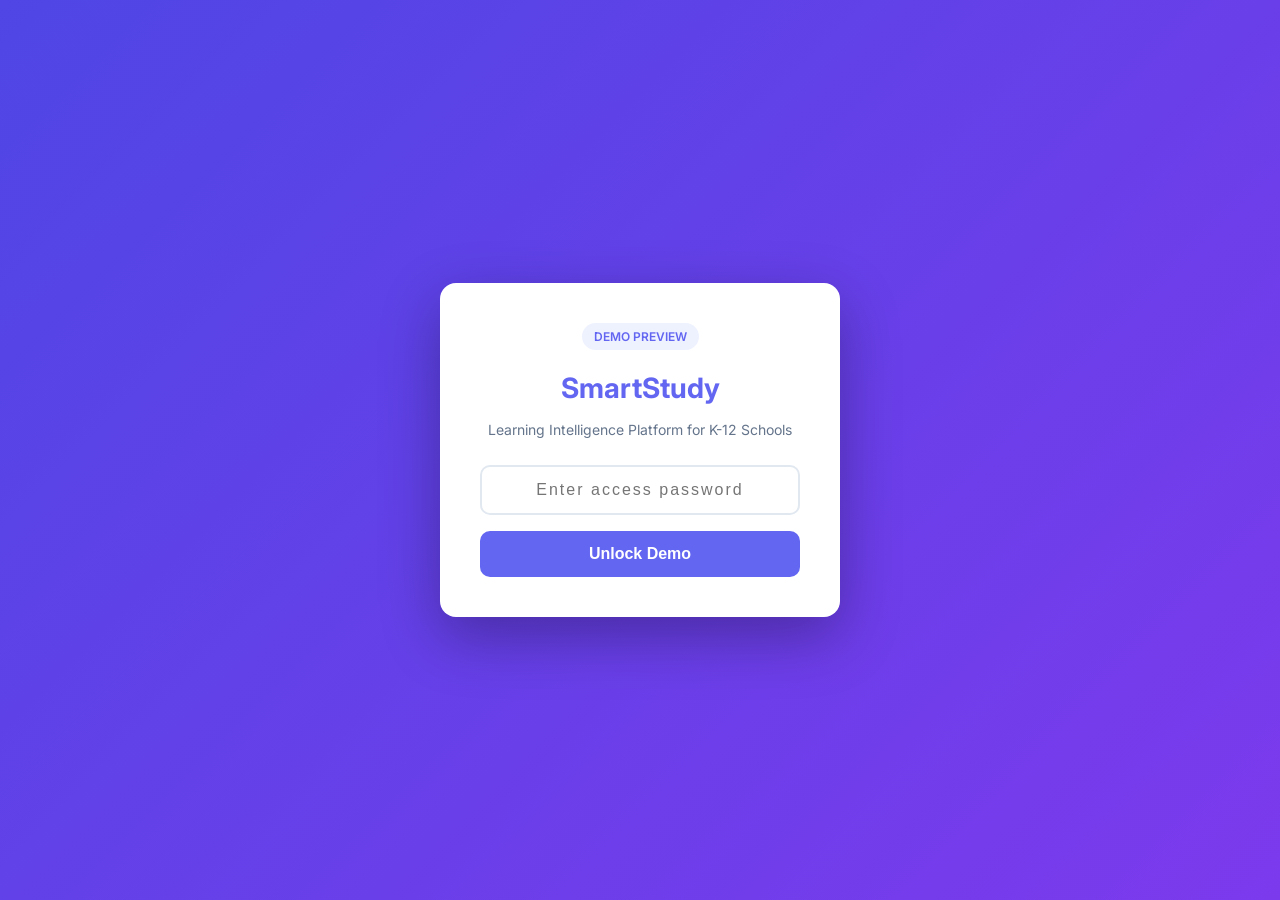
<file: docs/index.html>
<!DOCTYPE html>
<html lang="en">
<head>
  <meta charset="UTF-8">
  <meta name="viewport" content="width=device-width, initial-scale=1.0">
  <title>SmartStudy — Learning Intelligence Platform</title>
  <link rel="stylesheet" href="css/style.css">
  <link href="https://fonts.googleapis.com/css2?family=Inter:wght@400;500;600;700&display=swap" rel="stylesheet">
  <style>
    /* Password Gate */
    .gate-overlay {
      position: fixed; top: 0; left: 0; right: 0; bottom: 0;
      background: linear-gradient(135deg, #4F46E5 0%, #7C3AED 100%);
      display: flex; align-items: center; justify-content: center; z-index: 9999;
    }
    .gate-card {
      background: white; border-radius: 16px; padding: 40px; width: 90%; max-width: 400px;
      text-align: center; box-shadow: 0 20px 60px rgba(0,0,0,0.3);
    }
    .gate-card h1 { font-size: 28px; color: var(--primary); margin-bottom: 8px; }
    .gate-card p { color: var(--text-secondary); margin-bottom: 24px; font-size: 14px; }
    .gate-input {
      width: 100%; padding: 14px 16px; border: 2px solid var(--border); border-radius: 10px;
      font-size: 16px; text-align: center; letter-spacing: 2px; outline: none;
      transition: border-color 0.2s;
    }
    .gate-input:focus { border-color: var(--primary); }
    .gate-input.error { border-color: #EF4444; animation: shake 0.5s; }
    .gate-btn {
      width: 100%; padding: 14px; background: var(--primary); color: white; border: none;
      border-radius: 10px; font-size: 16px; font-weight: 600; cursor: pointer; margin-top: 16px;
    }
    .gate-btn:hover { background: #4338CA; }
    .gate-error { color: #EF4444; font-size: 13px; margin-top: 8px; display: none; }
    .gate-badge { display: inline-block; background: #EEF2FF; color: var(--primary); padding: 4px 12px; border-radius: 20px; font-size: 12px; font-weight: 600; margin-bottom: 16px; }
    @keyframes shake { 0%,100% { transform: translateX(0); } 20%,60% { transform: translateX(-8px); } 40%,80% { transform: translateX(8px); } }

    /* Demo credentials */
    .demo-creds { background: #F8FAFC; border-radius: 10px; padding: 16px; margin-top: 20px; text-align: left; }
    .demo-creds h4 { font-size: 13px; color: var(--text-secondary); margin-bottom: 8px; }
    .demo-creds .cred { display: flex; justify-content: space-between; padding: 4px 0; font-size: 13px; cursor: pointer; }
    .demo-creds .cred:hover { color: var(--primary); }
    .demo-creds .role { font-weight: 600; }
  </style>
</head>
<body>

  <!-- PASSWORD GATE -->
  <div class="gate-overlay" id="passwordGate">
    <div class="gate-card">
      <div class="gate-badge">DEMO PREVIEW</div>
      <h1>SmartStudy</h1>
      <p>Learning Intelligence Platform for K-12 Schools</p>
      <input type="password" class="gate-input" id="gatePassword" placeholder="Enter access password" autocomplete="off">
      <div class="gate-error" id="gateError">Incorrect password. Try again.</div>
      <button class="gate-btn" onclick="checkPassword()">Unlock Demo</button>
    </div>
  </div>

  <!-- LOGIN (shown after password gate) -->
  <div class="login-container" id="loginSection" style="display:none">
    <div class="login-card">
      <h1>SmartStudy</h1>
      <p>Learning Intelligence Platform — Choose a role to explore</p>
      <div id="modeLabel" style="font-size: 13px; color: var(--primary); margin-bottom: 20px;">Standalone Mode</div>

      <div class="demo-creds" style="margin-bottom: 20px;">
        <h4>Click a role to login:</h4>
        <div class="cred" onclick="demoLogin('student')"><span class="role">👨‍🎓 Student</span><span>Arjun Kumar</span></div>
        <div class="cred" onclick="demoLogin('teacher')"><span class="role">👩‍🏫 Teacher</span><span>Suresh Sharma</span></div>
        <div class="cred" onclick="demoLogin('parent')"><span class="role">👪 Parent</span><span>Priya Kumar</span></div>
        <div class="cred" onclick="demoLogin('admin')"><span class="role">⚙️ Admin</span><span>School Admin</span></div>
        <div class="cred" onclick="demoLogin('principal')"><span class="role">🏫 Principal</span><span>Dr. Meena Verma</span></div>
      </div>

      <p style="font-size: 12px; color: var(--text-secondary);">This is a demo with mock data. No real backend required.</p>
    </div>
  </div>

  <script>
    const ACCESS_PASSWORD = 'manarix2026';

    // Check if already unlocked this session
    if (sessionStorage.getItem('ss_unlocked') === 'true') {
      document.getElementById('passwordGate').style.display = 'none';
      document.getElementById('loginSection').style.display = '';
    }

    document.getElementById('gatePassword').addEventListener('keydown', (e) => {
      if (e.key === 'Enter') checkPassword();
    });

    function checkPassword() {
      const input = document.getElementById('gatePassword');
      if (input.value === ACCESS_PASSWORD) {
        sessionStorage.setItem('ss_unlocked', 'true');
        document.getElementById('passwordGate').style.display = 'none';
        document.getElementById('loginSection').style.display = '';
      } else {
        input.classList.add('error');
        document.getElementById('gateError').style.display = 'block';
        setTimeout(() => {
          input.classList.remove('error');
          document.getElementById('gateError').style.display = 'none';
          input.value = '';
        }, 2000);
      }
    }

    const dashboardMap = {
      student: 'student-dashboard.html',
      teacher: 'teacher-dashboard.html',
      parent: 'parent-dashboard.html',
      admin: 'admin-dashboard.html',
      principal: 'principal-dashboard.html',
    };

    function demoLogin(role) {
      sessionStorage.setItem('ss_role', role);
      window.location.href = dashboardMap[role];
    }
  </script>
</body>
</html>
</file>
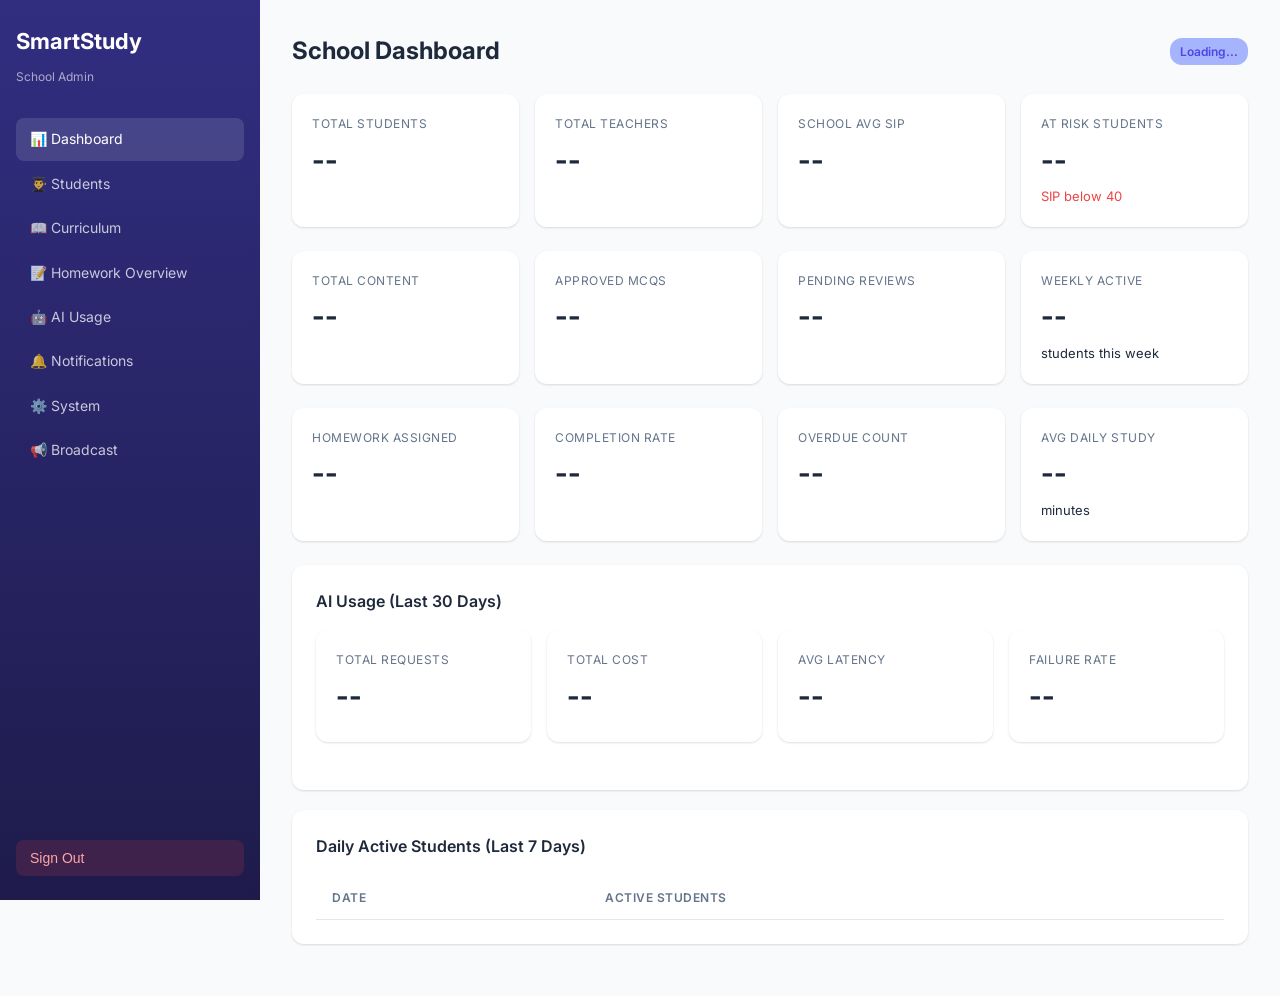
<file: docs/admin-dashboard.html>
<!DOCTYPE html>
<html lang="en">
<head>
  <meta charset="UTF-8">
  <meta name="viewport" content="width=device-width, initial-scale=1.0">
  <title>SmartStudy — Admin Dashboard</title>
  
  
  <link rel="stylesheet" href="css/style.css">
  <link href="https://fonts.googleapis.com/css2?family=Inter:wght@400;500;600;700&display=swap" rel="stylesheet">
</head>
<body>
  <div class="app-shell">
    <aside class="sidebar">
      <div class="logo">SmartStudy</div>
      <div class="subtitle">School Admin</div>
      <nav>
        <a href="#" class="active" data-section="dashboard">📊 Dashboard</a>
        <a href="#" data-section="students">👨‍🎓 Students</a>
        <a href="#" data-section="topics">📖 Curriculum</a>
        <a href="#" data-section="homework">📝 Homework Overview</a>
        <a href="#" data-section="ai-usage">🤖 AI Usage</a>
        <a href="#" data-section="notifications">🔔 Notifications</a>
        <a href="#" data-section="system">⚙️ System</a>
        <a href="#" data-section="broadcast">📢 Broadcast</a>
      </nav>
      <button class="logout-btn" onclick="handleLogout()">Sign Out</button>
    </aside>

    <main class="main-content">
      <!-- Dashboard -->
      <section id="section-dashboard">
        <div class="page-header">
          <h1>School Dashboard</h1>
          <div class="badge" id="integrationBadge">Loading...</div>
        </div>

        <div class="stats-grid">
          <div class="stat-card"><div class="label">Total Students</div><div class="value" id="totalStudents">--</div></div>
          <div class="stat-card"><div class="label">Total Teachers</div><div class="value" id="totalTeachers">--</div></div>
          <div class="stat-card"><div class="label">School Avg SIP</div><div class="value" id="schoolAvgSip">--</div></div>
          <div class="stat-card"><div class="label">At Risk Students</div><div class="value" id="atRiskCount">--</div><div class="change negative">SIP below 40</div></div>
        </div>

        <div class="stats-grid">
          <div class="stat-card"><div class="label">Total Content</div><div class="value" id="totalContentAdmin">--</div></div>
          <div class="stat-card"><div class="label">Approved MCQs</div><div class="value" id="approvedMcqs">--</div></div>
          <div class="stat-card"><div class="label">Pending Reviews</div><div class="value" id="pendingReviews">--</div></div>
          <div class="stat-card"><div class="label">Weekly Active</div><div class="value" id="weeklyActive">--</div><div class="change">students this week</div></div>
        </div>

        <div class="stats-grid">
          <div class="stat-card"><div class="label">Homework Assigned</div><div class="value" id="homeworkAssigned">--</div></div>
          <div class="stat-card"><div class="label">Completion Rate</div><div class="value" id="homeworkCompletion">--</div></div>
          <div class="stat-card"><div class="label">Overdue Count</div><div class="value" id="homeworkOverdue">--</div></div>
          <div class="stat-card"><div class="label">Avg Daily Study</div><div class="value" id="avgDailyStudy">--</div><div class="change">minutes</div></div>
        </div>

        <div class="card">
          <div class="card-header"><h3>AI Usage (Last 30 Days)</h3></div>
          <div class="stats-grid">
            <div class="stat-card"><div class="label">Total Requests</div><div class="value" id="aiRequests">--</div></div>
            <div class="stat-card"><div class="label">Total Cost</div><div class="value" id="aiCost">--</div></div>
            <div class="stat-card"><div class="label">Avg Latency</div><div class="value" id="aiLatency">--</div></div>
            <div class="stat-card"><div class="label">Failure Rate</div><div class="value" id="aiFailures">--</div></div>
          </div>
        </div>

        <div class="card">
          <div class="card-header"><h3>Daily Active Students (Last 7 Days)</h3></div>
          <table>
            <thead><tr><th>Date</th><th>Active Students</th></tr></thead>
            <tbody id="dailyActiveList"></tbody>
          </table>
        </div>
      </section>

      <!-- Students -->
      <section id="section-students" style="display:none">
        <div class="page-header"><h1>Student List</h1></div>
        <div class="card">
          <div style="display: flex; gap: 12px; margin-bottom: 16px;">
            <input type="text" id="studentSearch" placeholder="Search students..." style="flex: 1; padding: 10px 14px; border: 1px solid var(--border); border-radius: 8px;">
            <select id="studentSort" style="padding: 10px; border: 1px solid var(--border); border-radius: 8px;">
              <option value="name">Sort by Name</option>
              <option value="sip">Sort by SIP</option>
              <option value="streak">Sort by Streak</option>
            </select>
            <button class="btn btn-primary" onclick="loadStudents()">Search</button>
          </div>
          <table>
            <thead><tr><th>Student</th><th>Avg SIP</th><th>Streak</th><th>Points</th></tr></thead>
            <tbody id="studentList"></tbody>
          </table>
        </div>
      </section>

      <!-- Curriculum Topics -->
      <section id="section-topics" style="display:none">
        <div class="page-header">
          <h1>Curriculum & Topics</h1>
          <button class="btn btn-primary" onclick="document.getElementById('topicForm').style.display='block'">+ Add Topic</button>
        </div>
        <div class="card" id="topicForm" style="display:none">
          <h3 style="margin-bottom: 16px">Add Topic</h3>
          <div class="form-group"><label>Name</label><input type="text" id="topicName" placeholder="Photosynthesis"></div>
          <div class="form-group"><label>Chapter Number</label><input type="number" id="topicChapter" min="1"></div>
          <div class="form-group"><label>Subject ID</label><input type="number" id="topicSubject" min="1"></div>
          <div class="form-group"><label>Board</label><select id="topicBoard"><option>CBSE</option><option>ICSE</option><option>State</option><option>IB</option><option>Cambridge</option></select></div>
          <div class="form-group"><label>Difficulty</label><select id="topicDifficulty"><option>Easy</option><option>Medium</option><option>Hard</option><option>Advanced</option></select></div>
          <button class="btn btn-primary" onclick="createTopic()">Save Topic</button>
          <button class="btn btn-outline" onclick="document.getElementById('topicForm').style.display='none'">Cancel</button>
        </div>
        <div class="card">
          <div class="form-group"><label>Filter by Subject ID</label><input type="number" id="topicFilterSubject" min="1" value="1" style="width:120px"></div>
          <button class="btn btn-outline btn-sm" onclick="loadTopics()">Load Topics</button>
          <table style="margin-top: 16px">
            <thead><tr><th>Chapter</th><th>Name</th><th>Board</th><th>Difficulty</th></tr></thead>
            <tbody id="topicList"></tbody>
          </table>
        </div>
      </section>

      <!-- Homework Overview -->
      <section id="section-homework" style="display:none">
        <div class="page-header"><h1>Homework Overview</h1></div>
        <div class="stats-grid">
          <div class="stat-card"><div class="label">Total Assigned</div><div class="value" id="hwTotalAssigned">--</div></div>
          <div class="stat-card"><div class="label">Completion Rate</div><div class="value" id="hwCompletionRate">--</div></div>
          <div class="stat-card"><div class="label">Overdue Count</div><div class="value" id="hwOverdueCount">--</div></div>
          <div class="stat-card"><div class="label">Avg Submission Time</div><div class="value" id="hwAvgSubmissionTime">--</div></div>
        </div>
        <div class="card">
          <div class="card-header"><h3>Homework Breakdown by Status</h3></div>
          <table>
            <thead><tr><th>Status</th><th>Count</th></tr></thead>
            <tbody id="homeworkStatusList"></tbody>
          </table>
        </div>
      </section>

      <!-- AI Usage -->
      <section id="section-ai-usage" style="display:none">
        <div class="page-header"><h1>AI Usage Report</h1></div>
        <div id="aiUsageContainer" class="loading"><div class="spinner"></div>Loading AI usage data...</div>
      </section>

      <!-- Notifications -->
      <section id="section-notifications" style="display:none">
        <div class="page-header"><h1>Admin Notifications</h1></div>
        <div class="card">
          <div id="notificationsList" class="loading"><div class="spinner"></div>Loading notifications...</div>
        </div>
      </section>

      <!-- System -->
      <section id="section-system" style="display:none">
        <div class="page-header"><h1>System Info</h1></div>
        <div id="systemContainer" class="loading"><div class="spinner"></div>Loading...</div>
      </section>

      <!-- Broadcast -->
      <section id="section-broadcast" style="display:none">
        <div class="page-header"><h1>Broadcast Notification</h1></div>
        <div class="card">
          <div class="form-group"><label>Title</label><input type="text" id="broadcastTitle" placeholder="Important announcement"></div>
          <div class="form-group"><label>Message</label><textarea id="broadcastMessage" rows="4" placeholder="Your message..."></textarea></div>
          <div class="form-group"><label>Target Audience</label>
            <select id="broadcastTarget">
              <option value="all">All Users</option>
              <option value="student">Students Only</option>
              <option value="teacher">Teachers Only</option>
              <option value="parent">Parents Only</option>
            </select>
          </div>
          <button class="btn btn-primary" onclick="sendBroadcast()">Send Notification</button>
        </div>
      </section>
    </main>
  </div>

  <script src="js/mock-api.js"></script>
  <script>
    // Navigation
    document.querySelectorAll('[data-section]').forEach(link => {
      link.addEventListener('click', (e) => {
        e.preventDefault();
        const section = link.dataset.section;
        document.querySelectorAll('section').forEach(s => s.style.display = 'none');
        document.getElementById(`section-${section}`).style.display = 'block';
        document.querySelectorAll('.sidebar nav a').forEach(a => a.classList.remove('active'));
        link.classList.add('active');

        if (section === 'homework') loadHomework();
        if (section === 'ai-usage') loadAiUsage();
        if (section === 'notifications') loadNotifications();
        if (section === 'system') loadSystem();
      });
    });

    async function handleLogout() {
      try { await api.logout(); } catch {}
      window.location.href = 'index.html';
    }

    async function loadDashboard() {
      try {
        const data = await api.adminDashboard();

        document.getElementById('integrationBadge').textContent = data.overview.integrationMode.toUpperCase();
        document.getElementById('totalStudents').textContent = data.overview.totalStudents;
        document.getElementById('totalTeachers').textContent = data.overview.totalTeachers;
        document.getElementById('schoolAvgSip').textContent = data.sip?.school_avg_sip || '--';
        document.getElementById('atRiskCount').textContent = data.sip?.at_risk_count || 0;
        document.getElementById('totalContentAdmin').textContent = data.content.total;
        document.getElementById('approvedMcqs').textContent = data.mcq.approved;
        document.getElementById('pendingReviews').textContent = data.mcq.pendingReview;
        document.getElementById('weeklyActive').textContent = data.engagement?.active_students || 0;

        // Homework stats
        const homework = data.homework || {};
        document.getElementById('homeworkAssigned').textContent = homework.totalAssigned || 0;
        document.getElementById('homeworkCompletion').textContent = homework.completionRate ? `${homework.completionRate}%` : '--';
        document.getElementById('homeworkOverdue').textContent = homework.overdueCount || 0;

        // Engagement metrics
        const metrics = data.engagementMetrics || {};
        document.getElementById('avgDailyStudy').textContent = metrics.avgDailyStudyMin || '--';

        // AI
        const ai = data.ai || {};
        document.getElementById('aiRequests').textContent = ai.total_requests || 0;
        document.getElementById('aiCost').textContent = ai.total_cost ? `$${parseFloat(ai.total_cost).toFixed(2)}` : '$0';
        document.getElementById('aiLatency').textContent = ai.avg_latency_ms ? `${ai.avg_latency_ms}ms` : '--';
        document.getElementById('aiFailures').textContent = ai.failures || 0;

        // Daily active
        document.getElementById('dailyActiveList').innerHTML = (data.dailyActiveStudents || []).map(d => `
          <tr><td>${new Date(d.date).toLocaleDateString()}</td><td>${d.active_students}</td></tr>
        `).join('') || '<tr><td colspan="2">No data</td></tr>';
      } catch (err) { console.error(err); }
    }

    async function loadStudents() {
      const search = document.getElementById('studentSearch').value;
      const sortBy = document.getElementById('studentSort').value;
      try {
        const data = await api.getStudents(`search=${search}&sortBy=${sortBy}`);
        document.getElementById('studentList').innerHTML = data.students.map(s => `
          <tr>
            <td>${s.first_name ? `${s.first_name} ${s.last_name || ''}` : `Student ${s.id}`}</td>
            <td>${parseFloat(s.avg_sip || 0).toFixed(1)}</td>
            <td>${s.streak}</td>
            <td>${s.points}</td>
          </tr>
        `).join('') || '<tr><td colspan="4">No students found</td></tr>';
      } catch (err) { console.error(err); }
    }

    async function loadTopics() {
      const subjectId = document.getElementById('topicFilterSubject').value;
      try {
        const data = await api.getTopics(subjectId);
        document.getElementById('topicList').innerHTML = data.topics.map(t => `
          <tr><td>${t.chapter_number || '-'}</td><td>${t.name}</td><td>${t.board}</td><td>${t.difficulty_level}</td></tr>
        `).join('') || '<tr><td colspan="4">No topics found</td></tr>';
      } catch (err) { console.error(err); }
    }

    async function createTopic() {
      try {
        await api.createTopic({
          name: document.getElementById('topicName').value,
          chapterNumber: parseInt(document.getElementById('topicChapter').value),
          subjectId: parseInt(document.getElementById('topicSubject').value),
          board: document.getElementById('topicBoard').value,
          difficultyLevel: document.getElementById('topicDifficulty').value,
        });
        alert('Topic created!');
        document.getElementById('topicForm').style.display = 'none';
        loadTopics();
      } catch (err) { alert(err?.detail || 'Failed to create topic'); }
    }

    async function loadAiUsage() {
      try {
        const data = await api.getAiUsage(30);
        document.getElementById('aiUsageContainer').innerHTML = `
          <div class="card"><div class="card-header"><h3>By Request Type</h3></div>
            <table><thead><tr><th>Type</th><th>Count</th><th>Cost</th><th>Avg Latency</th></tr></thead>
            <tbody>${data.byType.map(t => `<tr><td>${t.request_type}</td><td>${t.count}</td><td>$${parseFloat(t.cost || 0).toFixed(3)}</td><td>${t.avg_latency}ms</td></tr>`).join('')}</tbody></table>
          </div>
          <div class="card"><div class="card-header"><h3>By Model</h3></div>
            <table><thead><tr><th>Model</th><th>Requests</th><th>Cost</th></tr></thead>
            <tbody>${data.byModel.map(m => `<tr><td>${m.model_used}</td><td>${m.count}</td><td>$${parseFloat(m.cost || 0).toFixed(3)}</td></tr>`).join('')}</tbody></table>
          </div>
        `;
      } catch (err) { document.getElementById('aiUsageContainer').innerHTML = '<p>Failed to load AI usage</p>'; }
    }

    async function loadSystem() {
      try {
        const data = await api.getSystemInfo();
        document.getElementById('systemContainer').innerHTML = `
          <div class="card">
            <table>
              <tr><td><strong>Version</strong></td><td>${data.version}</td></tr>
              <tr><td><strong>Integration Mode</strong></td><td>${data.integrationMode}</td></tr>
              <tr><td><strong>Node.js</strong></td><td>${data.nodeVersion}</td></tr>
              <tr><td><strong>Uptime</strong></td><td>${Math.floor(data.uptime / 60)} minutes</td></tr>
              <tr><td><strong>DB Pool (used/max)</strong></td><td>${data.database.totalConnections}/${data.database.maxConnections} (${data.database.utilizationPct}%)</td></tr>
              <tr><td><strong>OpenAI Configured</strong></td><td>${data.ai.openaiConfigured ? '✅' : '❌'}</td></tr>
              <tr><td><strong>Gemini Configured</strong></td><td>${data.ai.geminiConfigured ? '✅' : '❌'}</td></tr>
              <tr><td><strong>Student Daily AI Limit</strong></td><td>${data.ai.studentDailyLimit}</td></tr>
            </table>
          </div>
        `;
      } catch (err) { document.getElementById('systemContainer').innerHTML = '<p>Failed to load system info</p>'; }
    }

    async function sendBroadcast() {
      try {
        await api.broadcastNotification({
          title: document.getElementById('broadcastTitle').value,
          message: document.getElementById('broadcastMessage').value,
          targetRole: document.getElementById('broadcastTarget').value,
        });
        alert('Notification broadcast queued!');
      } catch (err) { alert(err?.detail || 'Failed to send broadcast'); }
    }

    async function loadHomework() {
      try {
        const data = await api.adminDashboard();
        const homework = data.homework || {};

        document.getElementById('hwTotalAssigned').textContent = homework.totalAssigned || 0;
        document.getElementById('hwCompletionRate').textContent = homework.completionRate ? `${homework.completionRate}%` : '--';
        document.getElementById('hwOverdueCount').textContent = homework.overdueCount || 0;
        document.getElementById('hwAvgSubmissionTime').textContent = homework.avgSubmissionTime ? `${homework.avgSubmissionTime} hours` : '--';

        // Mock breakdown by status
        const statusData = [
          { status: 'Completed', count: homework.totalAssigned ? Math.floor(homework.totalAssigned * (homework.completionRate || 0) / 100) : 0 },
          { status: 'Pending', count: homework.totalAssigned ? Math.floor(homework.totalAssigned * (1 - (homework.completionRate || 0) / 100) * 0.6) : 0 },
          { status: 'Overdue', count: homework.overdueCount || 0 }
        ];

        document.getElementById('homeworkStatusList').innerHTML = statusData.map(s => `
          <tr><td>${s.status}</td><td>${s.count}</td></tr>
        `).join('') || '<tr><td colspan="2">No data</td></tr>';
      } catch (err) { console.error(err); }
    }

    async function loadNotifications() {
      try {
        const data = await api.getAdminNotifications();

        const notificationsList = data.notifications || [];
        if (notificationsList.length === 0) {
          document.getElementById('notificationsList').innerHTML = '<p style="padding: 16px;">No notifications at this time.</p>';
          return;
        }

        document.getElementById('notificationsList').innerHTML = `
          <table>
            <thead><tr><th>Type</th><th>Message</th><th>Time</th></tr></thead>
            <tbody>
              ${notificationsList.map(n => `
                <tr>
                  <td><strong>${n.type || 'System'}</strong></td>
                  <td>${n.message || 'No message'}</td>
                  <td>${n.timestamp ? new Date(n.timestamp).toLocaleString() : '--'}</td>
                </tr>
              `).join('')}
            </tbody>
          </table>
        `;
      } catch (err) {
        document.getElementById('notificationsList').innerHTML = '<p style="padding: 16px; color: var(--danger);">Failed to load notifications</p>';
        console.error(err);
      }
    }

    loadDashboard();
  </script>
</body>
</html>
</file>
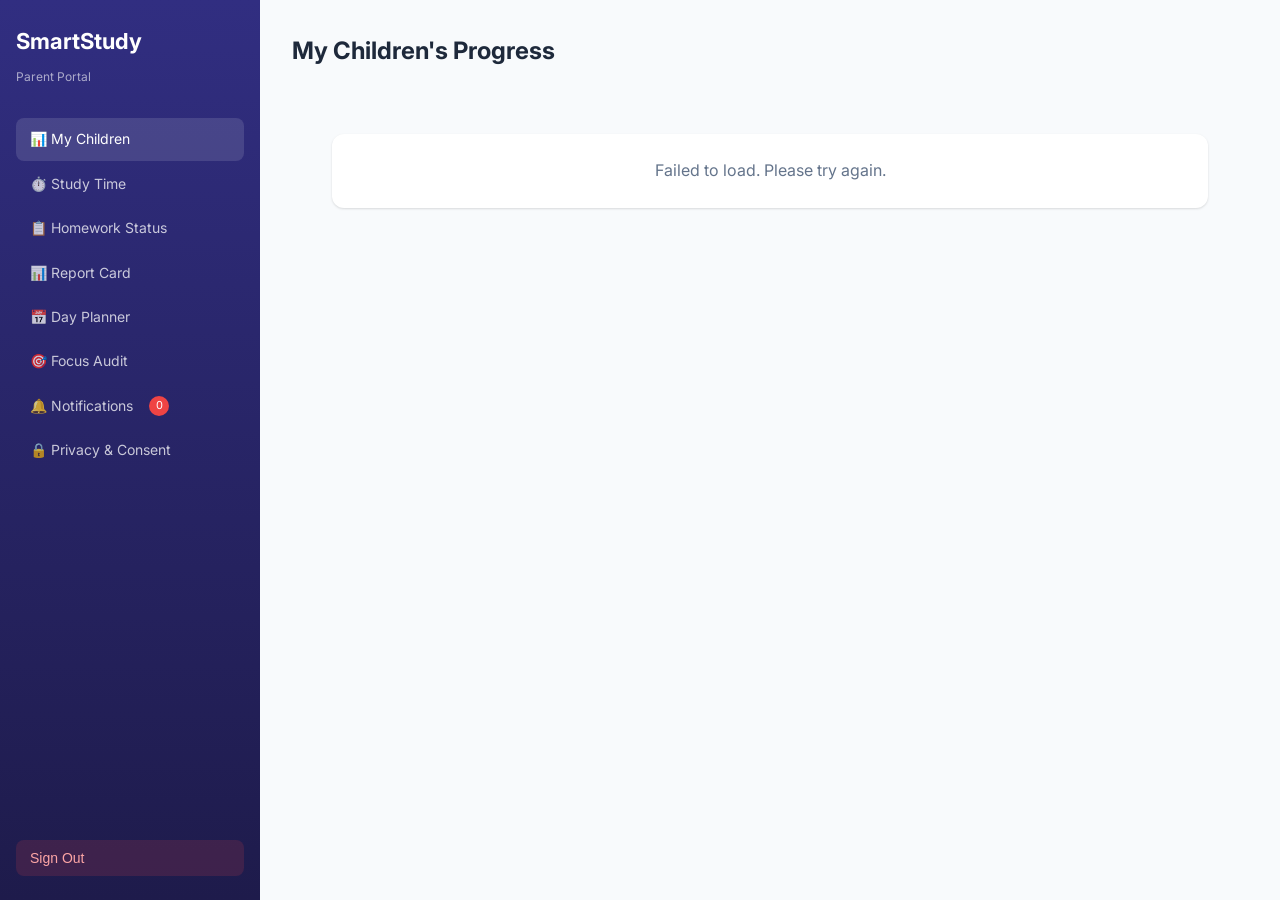
<file: docs/parent-dashboard.html>
<!DOCTYPE html>
<html lang="en">
<head>
  <meta charset="UTF-8">
  <meta name="viewport" content="width=device-width, initial-scale=1.0">
  <title>SmartStudy — Parent Dashboard</title>


  <link rel="stylesheet" href="css/style.css">
  <link href="https://fonts.googleapis.com/css2?family=Inter:wght@400;500;600;700&display=swap" rel="stylesheet">
  <style>
    /* Planner-specific styles */
    .planner-grid { display: grid; grid-template-columns: repeat(7, 1fr); gap: 4px; margin: 16px 0; }
    .planner-day { border: 1px solid var(--border); border-radius: 8px; min-height: 200px; padding: 8px; background: var(--surface); }
    .planner-day-header { font-weight: 600; font-size: 13px; text-align: center; padding: 6px; background: var(--primary); color: white; border-radius: 6px; margin-bottom: 8px; }
    .planner-entry { font-size: 12px; padding: 6px 8px; border-radius: 6px; margin-bottom: 4px; cursor: pointer; display: flex; gap: 4px; align-items: center; }
    .planner-entry:hover { opacity: 0.8; }
    .planner-entry .time { font-weight: 600; white-space: nowrap; }
    .planner-entry .title { flex: 1; overflow: hidden; text-overflow: ellipsis; white-space: nowrap; }
    .planner-add-btn { width: 100%; border: 1px dashed var(--border); background: none; border-radius: 6px; padding: 4px; font-size: 12px; color: var(--text-secondary); cursor: pointer; margin-top: 4px; }
    .planner-add-btn:hover { border-color: var(--primary); color: var(--primary); }
    .focus-score { display: inline-block; padding: 2px 10px; border-radius: 12px; font-weight: 600; font-size: 13px; }
    .focus-good { background: #dcfce7; color: #166534; }
    .focus-ok { background: #fef3c7; color: #92400e; }
    .focus-bad { background: #fee2e2; color: #991b1b; }
    .warning-chip { display: inline-block; padding: 4px 10px; border-radius: 12px; background: #fef3c7; color: #92400e; font-size: 12px; margin: 2px; }
    .insight-bar { height: 8px; border-radius: 4px; margin: 4px 0; }
    .modal-overlay { position: fixed; top: 0; left: 0; right: 0; bottom: 0; background: rgba(0,0,0,0.5); display: none; justify-content: center; align-items: center; z-index: 1000; }
    .modal-overlay.active { display: flex; }
    .modal { background: white; border-radius: 12px; padding: 24px; width: 90%; max-width: 480px; max-height: 80vh; overflow-y: auto; }
    .modal h3 { margin-bottom: 16px; }

    /* Status badges for homework */
    .status-pending { background: #fef3c7; color: #92400e; padding: 4px 12px; border-radius: 12px; font-size: 12px; font-weight: 500; }
    .status-completed { background: #dcfce7; color: #166534; padding: 4px 12px; border-radius: 12px; font-size: 12px; font-weight: 500; }
    .status-overdue { background: #fee2e2; color: #991b1b; padding: 4px 12px; border-radius: 12px; font-size: 12px; font-weight: 500; }

    /* Quick stats summary */
    .quick-stats { display: grid; grid-template-columns: repeat(auto-fit, minmax(160px, 1fr)); gap: 12px; margin: 16px 0; }
    .quick-stat { background: var(--surface); padding: 12px; border-radius: 8px; border-left: 4px solid var(--primary); }
    .quick-stat .label { font-size: 12px; color: var(--text-secondary); font-weight: 500; }
    .quick-stat .value { font-size: 20px; font-weight: 700; margin-top: 4px; }
    .quick-stat .detail { font-size: 11px; color: var(--text-secondary); margin-top: 2px; }

    /* Subject cards */
    .subject-cards { display: grid; grid-template-columns: repeat(auto-fit, minmax(140px, 1fr)); gap: 12px; margin: 16px 0; }
    .subject-card { background: var(--surface); padding: 16px; border-radius: 8px; border-top: 3px solid; text-align: center; }
    .subject-card .subject-name { font-weight: 600; font-size: 13px; margin-bottom: 8px; }
    .subject-card .hours { font-size: 20px; font-weight: 700; margin-bottom: 4px; }
    .subject-card .sessions { font-size: 11px; color: var(--text-secondary); }

    /* Report card styles */
    .report-card-grid { display: grid; grid-template-columns: repeat(auto-fit, minmax(200px, 1fr)); gap: 12px; margin: 16px 0; }
    .subject-score { background: var(--surface); padding: 16px; border-radius: 8px; border-left: 4px solid var(--primary); }
    .subject-score .name { font-weight: 600; margin-bottom: 8px; }
    .subject-score .marks { display: flex; justify-content: space-between; margin: 8px 0; font-size: 14px; }
    .subject-score .marks-val { font-weight: 600; }
    .subject-score .grade { font-size: 20px; font-weight: 700; color: var(--primary); margin-top: 8px; }

    .attendance-summary { display: grid; grid-template-columns: repeat(2, 1fr); gap: 12px; margin: 16px 0; }
    .attendance-item { background: var(--surface); padding: 12px; border-radius: 8px; }
    .attendance-item .label { font-size: 12px; color: var(--text-secondary); }
    .attendance-item .value { font-size: 20px; font-weight: 700; margin-top: 4px; }

    .remarks-box { background: var(--surface); padding: 16px; border-radius: 8px; border-left: 4px solid var(--secondary); margin: 12px 0; line-height: 1.6; font-size: 13px; }

    @media (max-width: 900px) {
      .planner-grid { grid-template-columns: 1fr; }
      .quick-stats { grid-template-columns: repeat(2, 1fr); }
      .subject-cards { grid-template-columns: repeat(2, 1fr); }
      .report-card-grid { grid-template-columns: 1fr; }
      .attendance-summary { grid-template-columns: 1fr; }
    }
  </style>
</head>
<body>
  <div class="app-shell">
    <aside class="sidebar">
      <div class="logo">SmartStudy</div>
      <div class="subtitle">Parent Portal</div>
      <nav>
        <a href="#" class="active" data-section="dashboard">📊 My Children</a>
        <a href="#" data-section="studytime">⏱️ Study Time</a>
        <a href="#" data-section="homework">📋 Homework Status</a>
        <a href="#" data-section="reportcard">📊 Report Card</a>
        <a href="#" data-section="planner">📅 Day Planner</a>
        <a href="#" data-section="focus">🎯 Focus Audit</a>
        <a href="#" data-section="notifications">🔔 Notifications <span id="notifBadge" style="display:none;background:var(--danger);color:white;border-radius:50%;width:20px;height:20px;font-size:11px;display:inline-flex;align-items:center;justify-content:center;margin-left:4px;">0</span></a>
        <a href="#" data-section="consent">🔒 Privacy & Consent</a>
      </nav>
      <button class="logout-btn" onclick="handleLogout()">Sign Out</button>
    </aside>

    <main class="main-content">

      <!-- Dashboard -->
      <section id="section-dashboard">
        <div class="page-header"><h1>My Children's Progress</h1></div>
        <div id="childrenContainer" class="loading"><div class="spinner"></div>Loading...</div>
      </section>

      <!-- Study Time -->
      <section id="section-studytime" style="display:none">
        <div class="page-header">
          <h1>Study Time & Engagement</h1>
          <select id="studytimeChildSelect" style="padding: 8px 12px; border: 1px solid var(--border); border-radius: 8px;"></select>
        </div>

        <!-- Quick Stats -->
        <div class="card">
          <div class="card-header"><h3>Study Summary</h3></div>
          <div class="quick-stats" id="studytimeStats"></div>
        </div>

        <!-- Daily Breakdown -->
        <div class="card">
          <div class="card-header"><h3>Last 7 Days</h3></div>
          <table>
            <thead><tr><th>Date</th><th>Study Time</th><th>Sessions</th><th>Primary Subject</th></tr></thead>
            <tbody id="studytimeTable"></tbody>
          </table>
        </div>

        <!-- Subject Breakdown -->
        <div class="card">
          <div class="card-header"><h3>Subject Breakdown</h3></div>
          <div class="subject-cards" id="subjectCards"></div>
        </div>
      </section>

      <!-- Homework Status -->
      <section id="section-homework" style="display:none">
        <div class="page-header">
          <h1>Homework Status</h1>
          <select id="homeworkChildSelect" style="padding: 8px 12px; border: 1px solid var(--border); border-radius: 8px;"></select>
        </div>

        <!-- Summary Stats -->
        <div class="card">
          <div class="card-header"><h3>Homework Summary</h3></div>
          <div class="quick-stats" id="homeworkStats"></div>
        </div>

        <!-- Homework Table -->
        <div class="card">
          <div class="card-header"><h3>All Assignments</h3></div>
          <table>
            <thead><tr><th>Title</th><th>Subject</th><th>Due Date</th><th>Marks</th></tr></thead>
            <tbody id="homeworkTable"></tbody>
          </table>
        </div>
      </section>

      <!-- Report Card -->
      <section id="section-reportcard" style="display:none">
        <div class="page-header">
          <h1>Report Card</h1>
          <select id="reportcardChildSelect" style="padding: 8px 12px; border: 1px solid var(--border); border-radius: 8px;"></select>
        </div>

        <div id="reportcardContainer" class="loading"><div class="spinner"></div>Loading...</div>
      </section>

      <!-- Day Planner -->
      <section id="section-planner" style="display:none">
        <div class="page-header">
          <h1>Weekly Day Planner</h1>
          <select id="plannerChildSelect" style="padding: 8px 12px; border: 1px solid var(--border); border-radius: 8px;"></select>
        </div>

        <!-- Today's Insights -->
        <div class="card" id="plannerInsightsCard">
          <div class="card-header"><h3>Today's Insights</h3></div>
          <div id="plannerInsights">Loading...</div>
        </div>

        <!-- Weekly Grid -->
        <div class="card">
          <div class="card-header">
            <h3>Weekly Schedule</h3>
            <button class="btn btn-primary btn-sm" onclick="openAddEntryModal()">+ Add Activity</button>
          </div>
          <div class="planner-grid" id="plannerGrid"></div>
        </div>
      </section>

      <!-- Focus Audit -->
      <section id="section-focus" style="display:none">
        <div class="page-header">
          <h1>Focus Audit Report</h1>
          <select id="focusChildSelect" style="padding: 8px 12px; border: 1px solid var(--border); border-radius: 8px;"></select>
        </div>

        <!-- Focus Settings -->
        <div class="card" id="focusSettingsCard">
          <div class="card-header"><h3>Focus Mode Settings</h3></div>
          <div id="focusSettings"></div>
        </div>

        <!-- Focus Summary -->
        <div class="card">
          <div class="card-header"><h3>Focus Summary (Last 7 Days)</h3></div>
          <div class="stats-grid" id="focusSummary">
            <div class="stat-card"><div class="label">Avg Focus Score</div><div class="value" id="avgFocusScore">--</div></div>
            <div class="stat-card"><div class="label">Total Violations</div><div class="value" id="totalViolations">--</div></div>
            <div class="stat-card"><div class="label">Total Away Time</div><div class="value" id="totalAwayTime">--</div></div>
            <div class="stat-card"><div class="label">Good Sessions</div><div class="value" id="goodSessions">--</div></div>
          </div>
        </div>

        <!-- Session Detail -->
        <div class="card">
          <div class="card-header"><h3>Session-by-Session Audit</h3></div>
          <table>
            <thead><tr><th>Date</th><th>Duration</th><th>Violations</th><th>Away Time</th><th>Focus Score</th></tr></thead>
            <tbody id="focusSessionList"></tbody>
          </table>
        </div>

        <!-- Violations Log -->
        <div class="card">
          <div class="card-header"><h3>Violation Details</h3></div>
          <table>
            <thead><tr><th>Time</th><th>Type</th><th>Away Duration</th><th>Returned</th></tr></thead>
            <tbody id="violationsList"></tbody>
          </table>
        </div>
      </section>

      <!-- Notifications -->
      <section id="section-notifications" style="display:none">
        <div class="page-header"><h1>Notifications</h1></div>
        <div id="notificationsList"></div>
      </section>

      <!-- Consent -->
      <section id="section-consent" style="display:none">
        <div class="page-header"><h1>Privacy & Consent Management</h1></div>
        <div class="card">
          <p style="margin-bottom: 16px; color: var(--text-secondary); font-size: 14px;">
            Under the Digital Personal Data Protection Act (DPDP) 2023, you have the right to control
            how your child's data is processed. Manage consent settings below.
          </p>
          <div id="consentList"></div>
        </div>
      </section>

    </main>
  </div>

  <!-- Add Entry Modal -->
  <div class="modal-overlay" id="addEntryModal">
    <div class="modal">
      <h3>Add Activity</h3>
      <div class="form-group"><label>Category</label><select id="entryCategory" style="width:100%;padding:10px;border:1px solid var(--border);border-radius:8px;"></select></div>
      <div class="form-group"><label>Day</label>
        <select id="entryDay" style="width:100%;padding:10px;border:1px solid var(--border);border-radius:8px;">
          <option value="0">Sunday</option><option value="1">Monday</option><option value="2">Tuesday</option>
          <option value="3">Wednesday</option><option value="4">Thursday</option><option value="5">Friday</option>
          <option value="6">Saturday</option>
        </select>
      </div>
      <div style="display: flex; gap: 12px;">
        <div class="form-group" style="flex:1"><label>Start</label><input type="time" id="entryStart" style="width:100%;padding:10px;border:1px solid var(--border);border-radius:8px;"></div>
        <div class="form-group" style="flex:1"><label>End</label><input type="time" id="entryEnd" style="width:100%;padding:10px;border:1px solid var(--border);border-radius:8px;"></div>
      </div>
      <div class="form-group"><label>Title (optional)</label><input type="text" id="entryTitle" placeholder="e.g. Math homework" style="width:100%;padding:10px;border:1px solid var(--border);border-radius:8px;"></div>
      <div class="form-group"><label>Notes (optional)</label><textarea id="entryNotes" rows="2" placeholder="Any notes..." style="width:100%;padding:10px;border:1px solid var(--border);border-radius:8px;"></textarea></div>
      <div style="display: flex; gap: 8px; margin-top: 16px;">
        <button class="btn btn-primary" onclick="saveEntry()">Save</button>
        <button class="btn btn-outline" onclick="closeModal('addEntryModal')">Cancel</button>
      </div>
    </div>
  </div>

  <script src="js/mock-api.js"></script>
  <script>
    let children = [];
    let categories = [];
    const dayNames = ['Sun', 'Mon', 'Tue', 'Wed', 'Thu', 'Fri', 'Sat'];
    const dayNamesFull = ['Sunday', 'Monday', 'Tuesday', 'Wednesday', 'Thursday', 'Friday', 'Saturday'];

    // Navigation
    document.querySelectorAll('[data-section]').forEach(link => {
      link.addEventListener('click', (e) => {
        e.preventDefault();
        const section = link.dataset.section;
        document.querySelectorAll('section').forEach(s => s.style.display = 'none');
        document.getElementById(`section-${section}`).style.display = 'block';
        document.querySelectorAll('.sidebar nav a').forEach(a => a.classList.remove('active'));
        link.classList.add('active');

        if (section === 'studytime') loadStudyTime();
        if (section === 'homework') loadHomework();
        if (section === 'reportcard') loadReportCard();
        if (section === 'planner') loadPlanner();
        if (section === 'focus') loadFocusAudit();
        if (section === 'consent') loadConsents();
        if (section === 'notifications') loadNotifications();
      });
    });

    async function handleLogout() {
      try { await api.logout(); } catch {}
      window.location.href = 'index.html';
    }

    function sipBadge(score) {
      const s = parseFloat(score);
      if (s >= 80) return `<span class="sip-badge sip-excellent">${s.toFixed(1)}</span>`;
      if (s >= 60) return `<span class="sip-badge sip-good">${s.toFixed(1)}</span>`;
      if (s >= 40) return `<span class="sip-badge sip-average">${s.toFixed(1)}</span>`;
      return `<span class="sip-badge sip-low">${s.toFixed(1)}</span>`;
    }

    function focusBadge(score) {
      const s = parseFloat(score);
      if (s >= 80) return `<span class="focus-score focus-good">${s.toFixed(0)}%</span>`;
      if (s >= 50) return `<span class="focus-score focus-ok">${s.toFixed(0)}%</span>`;
      return `<span class="focus-score focus-bad">${s.toFixed(0)}%</span>`;
    }

    function statusBadge(status) {
      if (status === 'completed') return '<span class="status-completed">✓ Completed</span>';
      if (status === 'overdue') return '<span class="status-overdue">⚠ Overdue</span>';
      return '<span class="status-pending">⏳ Pending</span>';
    }

    function formatDuration(seconds) {
      if (!seconds) return '0s';
      const m = Math.floor(seconds / 60);
      const s = seconds % 60;
      return m > 0 ? `${m}m ${s}s` : `${s}s`;
    }

    function formatHours(minutes) {
      if (!minutes) return '0h';
      const h = Math.floor(minutes / 60);
      const m = minutes % 60;
      return h > 0 ? (m > 0 ? `${h}h ${m}m` : `${h}h`) : `${m}m`;
    }

    function openModal(id) { document.getElementById(id).classList.add('active'); }
    function closeModal(id) { document.getElementById(id).classList.remove('active'); }

    // ============================================================
    // CHILDREN DASHBOARD
    // ============================================================
    async function loadDashboard() {
      try {
        const data = await api.parentDashboard();
        children = data.children || [];
        const container = document.getElementById('childrenContainer');

        if (children.length === 0) {
          container.innerHTML = '<div class="card"><p>No children linked to your account.</p></div>';
          return;
        }

        // Populate child selectors
        const options = children.map((c, i) => `<option value="${c.student.id}">${c.student.first_name} ${c.student.last_name || ''}</option>`).join('');
        document.getElementById('studytimeChildSelect').innerHTML = options;
        document.getElementById('homeworkChildSelect').innerHTML = options;
        document.getElementById('reportcardChildSelect').innerHTML = options;
        document.getElementById('plannerChildSelect').innerHTML = options;
        document.getElementById('focusChildSelect').innerHTML = options;

        container.innerHTML = children.map(child => `
          <div class="card">
            <div class="card-header">
              <h3>${child.student.first_name} ${child.student.last_name || ''}</h3>
              <div class="streak-badge">🔥 ${child.streak.current_streak} day streak</div>
            </div>
            <div class="stats-grid">
              <div class="stat-card"><div class="label">Points</div><div class="value">${child.streak.total_points.toLocaleString()}</div><div class="change">Level ${child.streak.level}</div></div>
              <div class="stat-card"><div class="label">Today's Study Time</div><div class="value">${formatHours(child.todayStudyMinutes || 0)}</div><div class="change">${child.weeklyStudyHours || 0}h this week</div></div>
              <div class="stat-card">
                <div class="label">Homework</div>
                <div class="value">${child.homeworkSummary?.completed || 0}/${child.homeworkSummary?.assigned || 0}</div>
                <div class="change">${child.homeworkSummary?.pending || 0} pending</div>
              </div>
              ${child.homeworkSummary?.overdue > 0 ? `<div class="stat-card"><div class="label" style="color:var(--danger);">⚠ Overdue</div><div class="value" style="color:var(--danger);">${child.homeworkSummary.overdue}</div></div>` : ''}
              ${child.sip.map(s => `
                <div class="stat-card">
                  <div class="label">Subject ${s.subject_id}</div>
                  <div class="value">${sipBadge(s.composite_sip)}</div>
                  <div class="change ${s.trend === 'improving' ? 'positive' : s.trend === 'declining' ? 'negative' : ''}">${s.trend}</div>
                </div>
              `).join('')}
            </div>
            ${child.reportCardAvailable ? '<div style="margin-top:12px;padding:12px;background:#dcfce7;border-radius:8px;color:#166534;font-size:13px;font-weight:500;">✓ Report card available</div>' : ''}
            ${child.recentRevisions.length > 0 ? `
              <h4 style="margin: 16px 0 8px; font-size: 14px; color: var(--text-secondary)">Recent Revisions</h4>
              <table>
                <thead><tr><th>Topic</th><th>Date</th><th>Status</th></tr></thead>
                <tbody>
                  ${child.recentRevisions.map(r => `
                    <tr>
                      <td>${r.topic_name}</td>
                      <td>${new Date(r.scheduled_date).toLocaleDateString()}</td>
                      <td><span class="sip-badge ${r.status === 'completed' ? 'sip-excellent' : 'sip-average'}">${r.status}</span></td>
                    </tr>
                  `).join('')}
                </tbody>
              </table>
            ` : ''}
          </div>
        `).join('');
      } catch (err) {
        document.getElementById('childrenContainer').innerHTML = '<div class="card"><p>Failed to load. Please try again.</p></div>';
        console.error(err);
      }
    }

    // ============================================================
    // STUDY TIME
    // ============================================================
    async function loadStudyTime() {
      const studentId = document.getElementById('studytimeChildSelect').value;
      if (!studentId) return;

      try {
        const data = await api.getChildEngagement(studentId);
        const s = data.summary || {};

        // Stats
        document.getElementById('studytimeStats').innerHTML = `
          <div class="quick-stat">
            <div class="label">Today</div>
            <div class="value">${formatHours(s.todayMinutes || 0)}</div>
          </div>
          <div class="quick-stat">
            <div class="label">This Week</div>
            <div class="value">${formatHours(s.weekMinutes || 0)}</div>
          </div>
          <div class="quick-stat">
            <div class="label">Daily Avg</div>
            <div class="value">${formatHours(Math.round((s.weekMinutes || 0) / 7))}</div>
          </div>
          <div class="quick-stat">
            <div class="label">Most Studied</div>
            <div class="value">${s.topSubject || '--'}</div>
          </div>
        `;

        // Daily breakdown
        const daily = data.daily || [];
        document.getElementById('studytimeTable').innerHTML = daily.slice(0, 7).map(d => `
          <tr>
            <td>${new Date(d.date).toLocaleDateString()}</td>
            <td>${formatHours(d.minutes_studied)}</td>
            <td>${d.session_count}</td>
            <td>${d.primary_subject || '--'}</td>
          </tr>
        `).join('') || '<tr><td colspan="4">No data</td></tr>';

        // Subject breakdown
        const subjects = data.by_subject || [];
        document.getElementById('subjectCards').innerHTML = subjects.map(subj => `
          <div class="subject-card" style="border-top-color: ${subj.color || 'var(--primary)'}">
            <div class="subject-name">${subj.subject_name}</div>
            <div class="hours">${formatHours(subj.total_minutes)}</div>
            <div class="sessions">${subj.session_count} sessions</div>
          </div>
        `).join('') || '<p style="grid-column: 1/-1;">No subject data</p>';
      } catch (err) {
        console.error(err);
      }
    }

    document.getElementById('studytimeChildSelect')?.addEventListener('change', loadStudyTime);

    // ============================================================
    // HOMEWORK STATUS
    // ============================================================
    async function loadHomework() {
      const studentId = document.getElementById('homeworkChildSelect').value;
      if (!studentId) return;

      try {
        const data = await api.parentDashboard();
        const child = data.children.find(c => c.student.id === parseInt(studentId));
        if (!child) return;

        const hw = child.homeworkSummary || {};

        // Stats
        document.getElementById('homeworkStats').innerHTML = `
          <div class="quick-stat">
            <div class="label">Assigned</div>
            <div class="value">${hw.assigned || 0}</div>
          </div>
          <div class="quick-stat">
            <div class="label">Completed</div>
            <div class="value">${hw.completed || 0}</div>
          </div>
          <div class="quick-stat">
            <div class="label">Pending</div>
            <div class="value">${hw.pending || 0}</div>
          </div>
          <div class="quick-stat" style="border-left-color: var(--danger);">
            <div class="label">Overdue</div>
            <div class="value">${hw.overdue || 0}</div>
          </div>
        `;

        // Mock homework data - embed in page
        const mockHomework = [
          { id: 1, title: 'Chapter 5 Exercises', subject: 'Mathematics', dueDate: '2026-03-25', status: 'pending', marks: null },
          { id: 2, title: 'Essay on Climate Change', subject: 'English', dueDate: '2026-03-23', status: 'overdue', marks: null },
          { id: 3, title: 'Science Lab Report', subject: 'Science', dueDate: '2026-03-20', status: 'completed', marks: '18/20' },
          { id: 4, title: 'History Project', subject: 'Social Studies', dueDate: '2026-03-28', status: 'pending', marks: null },
          { id: 5, title: 'Algebra Problems', subject: 'Mathematics', dueDate: '2026-03-21', status: 'completed', marks: '19/20' }
        ];

        document.getElementById('homeworkTable').innerHTML = mockHomework.map(h => `
          <tr>
            <td>${h.title}</td>
            <td>${h.subject}</td>
            <td>${new Date(h.dueDate).toLocaleDateString()}</td>
            <td>${statusBadge(h.status)}</td>
            <td>${h.marks || '--'}</td>
          </tr>
        `).join('');
      } catch (err) {
        console.error(err);
      }
    }

    document.getElementById('homeworkChildSelect')?.addEventListener('change', loadHomework);

    // ============================================================
    // REPORT CARD
    // ============================================================
    async function loadReportCard() {
      const studentId = document.getElementById('reportcardChildSelect').value;
      if (!studentId) return;

      try {
        const data = await api.parentDashboard();
        const child = data.children.find(c => c.student.id === parseInt(studentId));
        const container = document.getElementById('reportcardContainer');

        if (!child?.reportCardAvailable) {
          container.innerHTML = '<div class="card"><p style="color:var(--text-secondary);font-size:14px;">Report card will be available after mid-term exams.</p></div>';
          return;
        }

        // Mock report card data
        const reportCard = {
          studentName: `${child.student.first_name} ${child.student.last_name}`,
          overallPercentage: 82.5,
          rank: 8,
          attendancePercentage: 94,
          subjects: [
            { name: 'Mathematics', marks: 85, maxMarks: 100, grade: 'A', color: '#3b82f6' },
            { name: 'English', marks: 78, maxMarks: 100, grade: 'B+', color: '#10b981' },
            { name: 'Science', marks: 88, maxMarks: 100, grade: 'A', color: '#f59e0b' },
            { name: 'Social Studies', marks: 82, maxMarks: 100, grade: 'A', color: '#8b5cf6' },
            { name: 'Hindi', marks: 75, maxMarks: 100, grade: 'B', color: '#ef4444' }
          ],
          principalRemark: 'Outstanding performance this term. Keep up the excellent work!',
          teacherRemark: 'Very diligent student. Shows consistent improvement in all subjects.'
        };

        container.innerHTML = `
          <div class="card">
            <div class="card-header">
              <h3>${reportCard.studentName}</h3>
              <span style="font-size:13px;color:var(--text-secondary);">Term Report Card</span>
            </div>

            <div style="display: grid; grid-template-columns: repeat(3, 1fr); gap: 16px; margin: 16px 0;">
              <div class="quick-stat">
                <div class="label">Overall Percentage</div>
                <div class="value">${reportCard.overallPercentage}%</div>
              </div>
              <div class="quick-stat">
                <div class="label">Rank</div>
                <div class="value">#${reportCard.rank}</div>
              </div>
              <div class="quick-stat">
                <div class="label">Attendance</div>
                <div class="value">${reportCard.attendancePercentage}%</div>
              </div>
            </div>

            <h4 style="margin: 16px 0 12px; font-size: 14px;">Subject Scores</h4>
            <div class="report-card-grid">
              ${reportCard.subjects.map(subj => `
                <div class="subject-score" style="border-left-color: ${subj.color};">
                  <div class="name">${subj.name}</div>
                  <div class="marks">
                    <span>Marks:</span>
                    <span class="marks-val">${subj.marks}/${subj.maxMarks}</span>
                  </div>
                  <div class="grade">Grade: ${subj.grade}</div>
                </div>
              `).join('')}
            </div>

            <h4 style="margin: 16px 0 12px; font-size: 14px;">Remarks</h4>
            <div class="remarks-box">
              <div style="margin-bottom: 12px;">
                <strong>Principal's Remark:</strong><br>
                ${reportCard.principalRemark}
              </div>
              <div>
                <strong>Teacher's Remark:</strong><br>
                ${reportCard.teacherRemark}
              </div>
            </div>
          </div>
        `;
      } catch (err) {
        console.error(err);
        document.getElementById('reportcardContainer').innerHTML = '<div class="card"><p>Failed to load report card</p></div>';
      }
    }

    document.getElementById('reportcardChildSelect')?.addEventListener('change', loadReportCard);

    // ============================================================
    // DAY PLANNER
    // ============================================================
    async function loadPlanner() {
      const studentId = document.getElementById('plannerChildSelect').value;
      if (!studentId) return;

      // Load categories
      try {
        const catData = await api.getPlannerCategories();
        categories = catData.categories || [];
        const catSelect = document.getElementById('entryCategory');
        catSelect.innerHTML = categories.map(c => `<option value="${c.id}">${c.icon} ${c.name}</option>`).join('');
      } catch {}

      // Load entries
      try {
        const data = await api.getPlannerEntries(studentId);
        const entries = data.entries || [];

        // Group by day
        const byDay = {};
        for (let d = 0; d < 7; d++) byDay[d] = [];
        for (const e of entries) byDay[e.day_of_week].push(e);

        const grid = document.getElementById('plannerGrid');
        grid.innerHTML = [0,1,2,3,4,5,6].map(d => `
          <div class="planner-day">
            <div class="planner-day-header">${dayNames[d]}</div>
            ${byDay[d].map(e => `
              <div class="planner-entry" style="background: ${e.category_color}22; border-left: 3px solid ${e.category_color};"
                   title="${e.notes || ''}">
                <span class="time">${e.start_time.substring(0, 5)}</span>
                <span class="title">${e.category_icon} ${e.title || e.category_name}</span>
              </div>
            `).join('')}
            <button class="planner-add-btn" onclick="openAddEntryForDay(${d})">+ Add</button>
          </div>
        `).join('');
      } catch (err) { console.error(err); }

      // Load today's insights
      loadPlannerInsights(studentId);
    }

    async function loadPlannerInsights(studentId) {
      try {
        const today = new Date().toISOString().split('T')[0];
        const data = await api.getPlannerInsights(studentId, today);
        const s = data.summary;

        document.getElementById('plannerInsights').innerHTML = `
          <div class="stats-grid">
            <div class="stat-card"><div class="label">Total Planned</div><div class="value">${Math.floor(s.totalPlannedMin / 60)}h ${s.totalPlannedMin % 60}m</div></div>
            <div class="stat-card"><div class="label">Study Time</div><div class="value">${Math.floor(s.studyMin / 60)}h ${s.studyMin % 60}m</div></div>
            <div class="stat-card"><div class="label">Screen Time</div><div class="value">${s.screenTimeMin}m</div></div>
            <div class="stat-card"><div class="label">Completed</div><div class="value">${s.completedCount}/${s.totalCount}</div></div>
          </div>
          ${data.warnings.length > 0 ? `
            <div style="margin-top: 12px;">
              ${data.warnings.map(w => `<span class="warning-chip">⚠️ ${w}</span>`).join(' ')}
            </div>
          ` : '<div style="margin-top:8px;color:var(--success);font-size:13px;">All good for today!</div>'}
        `;
      } catch (err) {
        document.getElementById('plannerInsights').innerHTML = '<p>No insights available</p>';
      }
    }

    function openAddEntryForDay(day) {
      document.getElementById('entryDay').value = day;
      openModal('addEntryModal');
    }

    function openAddEntryModal() {
      openModal('addEntryModal');
    }

    async function saveEntry() {
      const studentId = parseInt(document.getElementById('plannerChildSelect').value);
      try {
        await api.createPlannerEntry({
          studentId,
          categoryId: parseInt(document.getElementById('entryCategory').value),
          dayOfWeek: parseInt(document.getElementById('entryDay').value),
          startTime: document.getElementById('entryStart').value,
          endTime: document.getElementById('entryEnd').value,
          title: document.getElementById('entryTitle').value || undefined,
          notes: document.getElementById('entryNotes').value || undefined,
        });
        closeModal('addEntryModal');
        loadPlanner();
      } catch (err) { alert(err?.detail || 'Failed to add entry'); }
    }

    document.getElementById('plannerChildSelect')?.addEventListener('change', loadPlanner);

    // ============================================================
    // FOCUS AUDIT
    // ============================================================
    async function loadFocusAudit() {
      const studentId = document.getElementById('focusChildSelect').value;
      if (!studentId) return;

      try {
        const data = await api.getChildFocusAudit(studentId, 7);
        const s = data.summary || {};

        document.getElementById('avgFocusScore').innerHTML = focusBadge(s.avg_focus_score || 100);
        document.getElementById('totalViolations').textContent = s.total_violations || 0;
        document.getElementById('totalAwayTime').textContent = formatDuration(s.total_away_seconds || 0);
        document.getElementById('goodSessions').textContent = `${s.good_sessions || 0} / ${s.total_sessions || 0}`;

        // Session list
        document.getElementById('focusSessionList').innerHTML = (data.sessions || []).map(s => `
          <tr>
            <td>${new Date(s.start_time).toLocaleString()}</td>
            <td>${formatDuration(s.active_seconds)}</td>
            <td>${s.total_violations}</td>
            <td>${formatDuration(s.total_away_seconds)}</td>
            <td>${focusBadge(s.focus_score)}</td>
          </tr>
        `).join('') || '<tr><td colspan="5">No sessions tracked yet</td></tr>';

        // Violations
        document.getElementById('violationsList').innerHTML = (data.violations || []).map(v => `
          <tr>
            <td>${new Date(v.left_at).toLocaleString()}</td>
            <td>${v.violation_type.replace(/_/g, ' ')}</td>
            <td>${v.away_seconds ? formatDuration(v.away_seconds) : 'Did not return'}</td>
            <td>${v.returned_at ? new Date(v.returned_at).toLocaleTimeString() : '<span style="color:var(--danger)">No</span>'}</td>
          </tr>
        `).join('') || '<tr><td colspan="4">No violations recorded</td></tr>';
      } catch (err) { console.error(err); }

      // Load focus settings
      loadFocusSettings(studentId);
    }

    async function loadFocusSettings(studentId) {
      try {
        const data = await api.getChildFocusSettings(studentId);
        const s = data.settings;

        document.getElementById('focusSettings').innerHTML = `
          <div style="display: flex; flex-direction: column; gap: 16px;">
            <div style="display: flex; justify-content: space-between; align-items: center;">
              <div><strong>Focus Mode</strong><div style="font-size:13px;color:var(--text-secondary)">Track when your child leaves SmartStudy during study</div></div>
              <button class="btn btn-sm ${s.focus_mode_enabled ? 'btn-success' : 'btn-outline'}"
                      onclick="toggleFocusSetting('focusModeEnabled', ${!s.focus_mode_enabled})">
                ${s.focus_mode_enabled ? 'Enabled' : 'Disabled'}
              </button>
            </div>
            <div style="display: flex; justify-content: space-between; align-items: center;">
              <div><strong>Instant Notifications</strong><div style="font-size:13px;color:var(--text-secondary)">Get notified when a violation occurs</div></div>
              <button class="btn btn-sm ${s.notify_on_violation ? 'btn-success' : 'btn-outline'}"
                      onclick="toggleFocusSetting('notifyOnViolation', ${!s.notify_on_violation})">
                ${s.notify_on_violation ? 'On' : 'Off'}
              </button>
            </div>
            <div style="display: flex; justify-content: space-between; align-items: center;">
              <div><strong>Mode</strong><div style="font-size:13px;color:var(--text-secondary)">Soft = warn, Strict = pause session (mobile)</div></div>
              <select onchange="toggleFocusSetting('blockMode', this.value)" style="padding:8px;border:1px solid var(--border);border-radius:8px;">
                <option value="soft" ${s.block_mode === 'soft' ? 'selected' : ''}>Soft (Warn)</option>
                <option value="strict" ${s.block_mode === 'strict' ? 'selected' : ''}>Strict (Pause)</option>
                <option value="off" ${s.block_mode === 'off' ? 'selected' : ''}>Off (Track only)</option>
              </select>
            </div>
          </div>
        `;
      } catch (err) {
        document.getElementById('focusSettings').innerHTML = '<p>Failed to load settings</p>';
      }
    }

    async function toggleFocusSetting(key, value) {
      const studentId = document.getElementById('focusChildSelect').value;
      try {
        await api.updateChildFocusSettings(studentId, { [key]: value });
        loadFocusSettings(studentId);
      } catch (err) { alert(err?.detail || 'Failed to update'); }
    }

    document.getElementById('focusChildSelect')?.addEventListener('change', loadFocusAudit);

    // ============================================================
    // CONSENT
    // ============================================================
    async function loadConsents() {
      try {
        const data = await api.getConsents();
        const container = document.getElementById('consentList');
        const consentTypes = ['engagement_tracking', 'ai_interaction', 'data_processing'];
        const labels = {
          engagement_tracking: 'Study Time & Engagement Tracking',
          ai_interaction: 'AI-Powered Doubt Solving & MCQ Generation',
          data_processing: 'General Data Processing for Learning Analytics',
        };
        container.innerHTML = consentTypes.map(type => {
          const consent = data.consents.find(c => c.consent_type === type);
          const granted = consent?.granted || false;
          return `
            <div style="display: flex; justify-content: space-between; align-items: center; padding: 16px 0; border-bottom: 1px solid var(--border);">
              <div>
                <div style="font-weight: 500">${labels[type]}</div>
                <div style="font-size: 13px; color: var(--text-secondary)">${granted ? 'Consent granted' : 'Consent not granted'} ${consent?.granted_at ? ` on ${new Date(consent.granted_at).toLocaleDateString()}` : ''}</div>
              </div>
              <button class="btn btn-sm ${granted ? 'btn-danger' : 'btn-success'}" onclick="toggleConsent('${type}', ${!granted})">${granted ? 'Revoke' : 'Grant'}</button>
            </div>`;
        }).join('');
      } catch (err) { console.error(err); }
    }

    async function toggleConsent(consentType, granted) {
      try {
        if (children.length === 0) return;
        const studentId = children[0].student.id;
        await api.updateConsent({ studentId, consentType, granted });
        loadConsents();
      } catch (err) { alert(err?.detail || 'Failed to update consent'); }
    }

    // ============================================================
    // NOTIFICATIONS
    // ============================================================
    async function loadNotifications() {
      try {
        const data = await api.getParentNotifications();
        const container = document.getElementById('notificationsList');
        const notifs = data.notifications || [];

        // Update badge
        const unreadCount = notifs.filter(n => !n.read).length;
        const badge = document.getElementById('notifBadge');
        if (unreadCount > 0) {
          badge.textContent = unreadCount;
          badge.style.display = 'inline-flex';
        } else {
          badge.style.display = 'none';
        }

        container.innerHTML = notifs.map(n => `
          <div class="card" style="${n.read ? 'opacity: 0.7' : ''}">
            <div class="card-header">
              <h3>${n.title}</h3>
              <span style="font-size: 12px; color: var(--text-secondary)">${new Date(n.created_at).toLocaleDateString()}</span>
            </div>
            <p style="font-size: 14px; color: var(--text-secondary)">${n.message}</p>
          </div>
        `).join('') || '<div class="card"><p>No notifications</p></div>';
      } catch (err) { console.error(err); }
    }

    // ============================================================
    // INIT
    // ============================================================
    loadDashboard();
  </script>
</body>
</html>
</file>
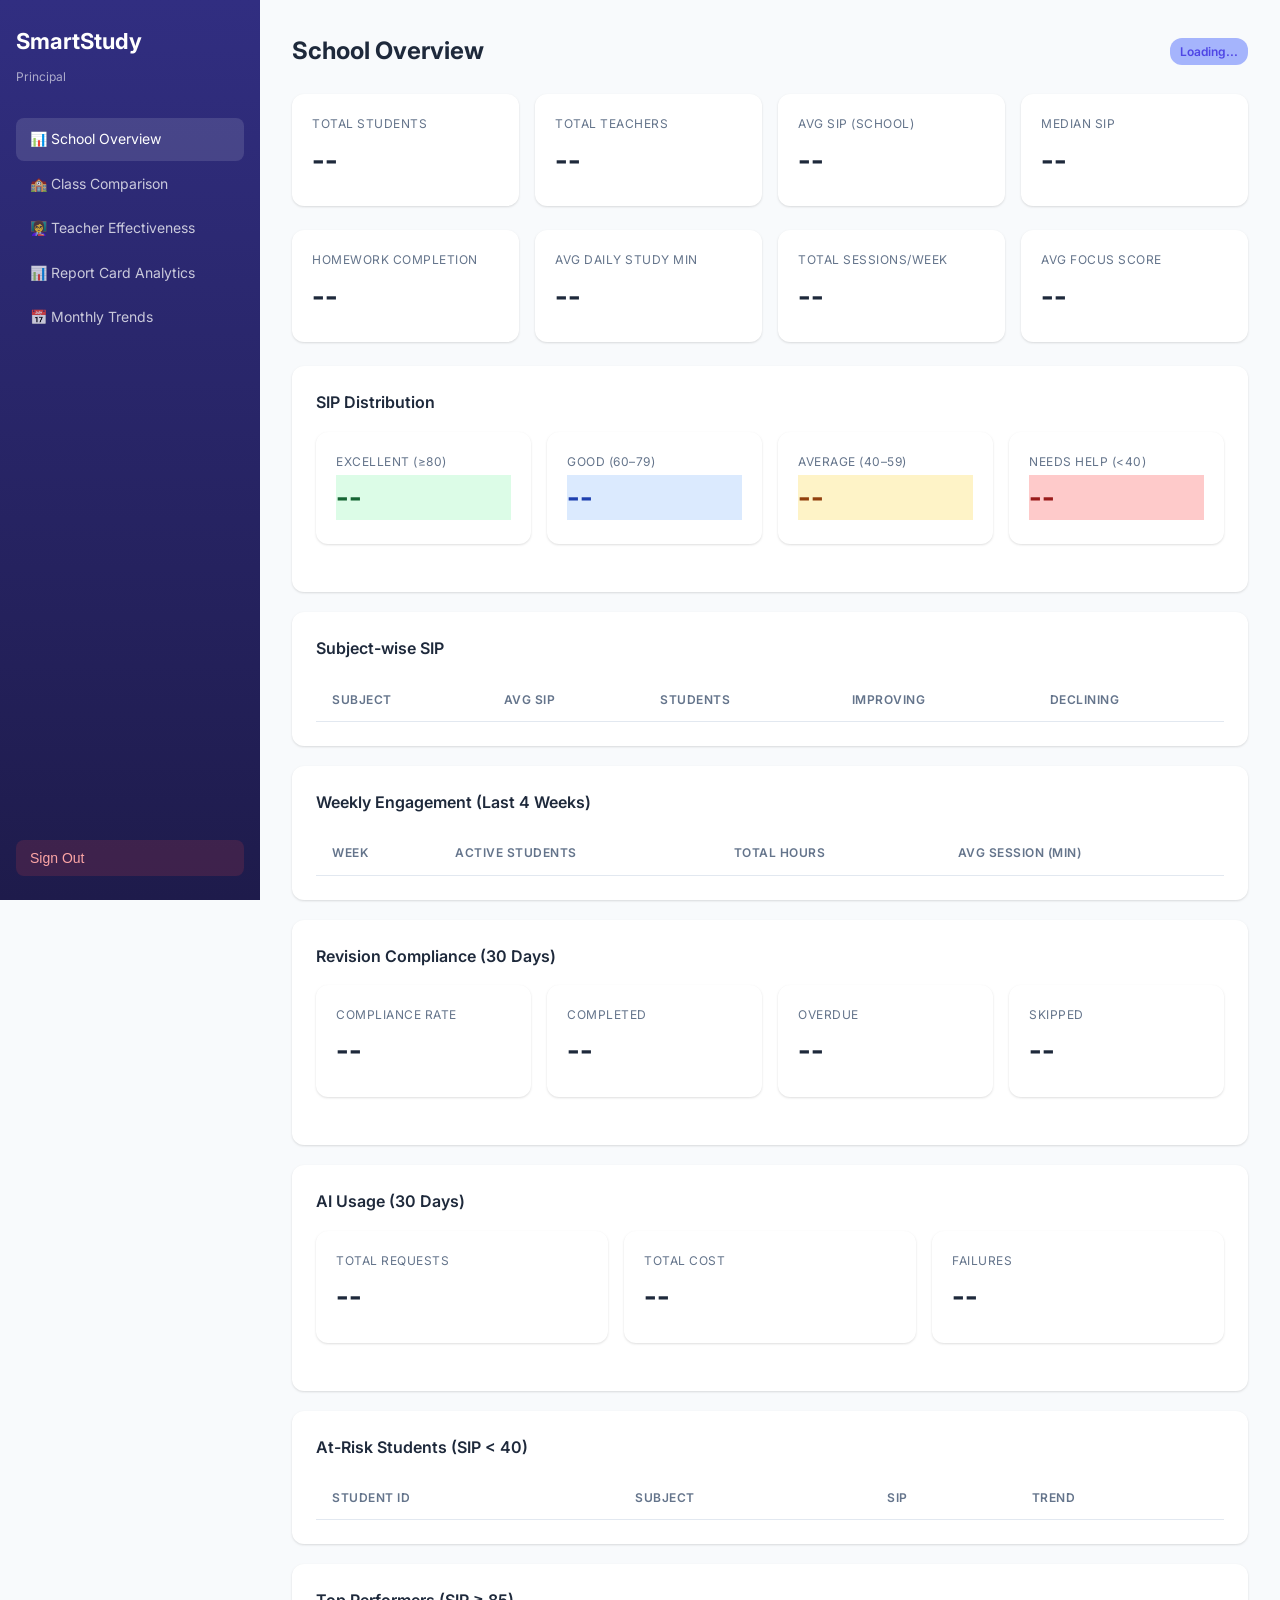
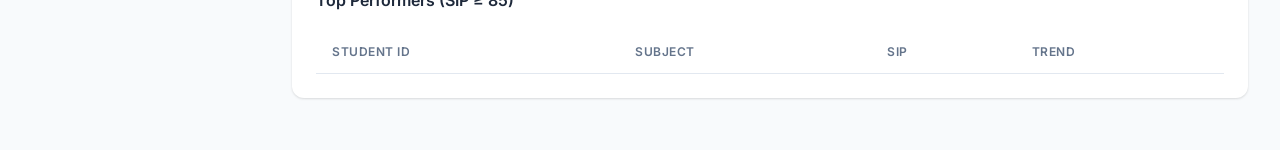
<file: docs/principal-dashboard.html>
<!DOCTYPE html>
<html lang="en">
<head>
  <meta charset="UTF-8">
  <meta name="viewport" content="width=device-width, initial-scale=1.0">
  <title>SmartStudy — Principal Dashboard</title>
  
  
  <link rel="stylesheet" href="css/style.css">
  <link href="https://fonts.googleapis.com/css2?family=Inter:wght@400;500;600;700&display=swap" rel="stylesheet">
</head>
<body>
  <div class="app-shell">
    <aside class="sidebar">
      <div class="logo">SmartStudy</div>
      <div class="subtitle">Principal</div>
      <nav>
        <a href="#" class="active" data-section="overview">📊 School Overview</a>
        <a href="#" data-section="class-comparison">🏫 Class Comparison</a>
        <a href="#" data-section="teachers">👩‍🏫 Teacher Effectiveness</a>
        <a href="#" data-section="report-cards">📊 Report Card Analytics</a>
        <a href="#" data-section="monthly">📅 Monthly Trends</a>
      </nav>
      <button class="logout-btn" onclick="handleLogout()">Sign Out</button>
    </aside>

    <main class="main-content">

      <!-- School Overview -->
      <section id="section-overview">
        <div class="page-header">
          <h1>School Overview</h1>
          <div class="badge" id="modeBadge">Loading...</div>
        </div>

        <div class="stats-grid">
          <div class="stat-card"><div class="label">Total Students</div><div class="value" id="totalStudents">--</div></div>
          <div class="stat-card"><div class="label">Total Teachers</div><div class="value" id="totalTeachers">--</div></div>
          <div class="stat-card"><div class="label">Avg SIP (School)</div><div class="value" id="avgSip">--</div></div>
          <div class="stat-card"><div class="label">Median SIP</div><div class="value" id="medianSip">--</div></div>
        </div>

        <div class="stats-grid">
          <div class="stat-card"><div class="label">Homework Completion</div><div class="value" id="homeworkCompRate">--</div></div>
          <div class="stat-card"><div class="label">Avg Daily Study Min</div><div class="value" id="avgStudyMin">--</div></div>
          <div class="stat-card"><div class="label">Total Sessions/Week</div><div class="value" id="sessionsPerWeek">--</div></div>
          <div class="stat-card"><div class="label">Avg Focus Score</div><div class="value" id="focusScore">--</div></div>
        </div>

        <!-- SIP Distribution -->
        <div class="card">
          <div class="card-header"><h3>SIP Distribution</h3></div>
          <div class="stats-grid" id="sipDistribution">
            <div class="stat-card"><div class="label">Excellent (≥80)</div><div class="value sip-excellent" id="sipExcellent">--</div></div>
            <div class="stat-card"><div class="label">Good (60–79)</div><div class="value sip-good" id="sipGood">--</div></div>
            <div class="stat-card"><div class="label">Average (40–59)</div><div class="value sip-average" id="sipAverage">--</div></div>
            <div class="stat-card"><div class="label">Needs Help (&lt;40)</div><div class="value sip-low" id="sipNeedsHelp">--</div></div>
          </div>
        </div>

        <!-- Subject Breakdown -->
        <div class="card">
          <div class="card-header"><h3>Subject-wise SIP</h3></div>
          <table>
            <thead><tr><th>Subject</th><th>Avg SIP</th><th>Students</th><th>Improving</th><th>Declining</th></tr></thead>
            <tbody id="subjectBreakdown"></tbody>
          </table>
        </div>

        <!-- Engagement Trend -->
        <div class="card">
          <div class="card-header"><h3>Weekly Engagement (Last 4 Weeks)</h3></div>
          <table>
            <thead><tr><th>Week</th><th>Active Students</th><th>Total Hours</th><th>Avg Session (min)</th></tr></thead>
            <tbody id="engagementTrend"></tbody>
          </table>
        </div>

        <!-- Revision Compliance -->
        <div class="card">
          <div class="card-header"><h3>Revision Compliance (30 Days)</h3></div>
          <div class="stats-grid">
            <div class="stat-card"><div class="label">Compliance Rate</div><div class="value" id="complianceRate">--</div></div>
            <div class="stat-card"><div class="label">Completed</div><div class="value" id="revCompleted">--</div></div>
            <div class="stat-card"><div class="label">Overdue</div><div class="value" id="revOverdue">--</div></div>
            <div class="stat-card"><div class="label">Skipped</div><div class="value" id="revSkipped">--</div></div>
          </div>
        </div>

        <!-- AI Costs -->
        <div class="card">
          <div class="card-header"><h3>AI Usage (30 Days)</h3></div>
          <div class="stats-grid">
            <div class="stat-card"><div class="label">Total Requests</div><div class="value" id="aiRequests">--</div></div>
            <div class="stat-card"><div class="label">Total Cost</div><div class="value" id="aiCost">--</div></div>
            <div class="stat-card"><div class="label">Failures</div><div class="value" id="aiFailures">--</div></div>
          </div>
        </div>

        <!-- At-Risk Students -->
        <div class="card">
          <div class="card-header"><h3>At-Risk Students (SIP &lt; 40)</h3></div>
          <table>
            <thead><tr><th>Student ID</th><th>Subject</th><th>SIP</th><th>Trend</th></tr></thead>
            <tbody id="atRiskList"></tbody>
          </table>
        </div>

        <!-- Top Performers -->
        <div class="card">
          <div class="card-header"><h3>Top Performers (SIP ≥ 85)</h3></div>
          <table>
            <thead><tr><th>Student ID</th><th>Subject</th><th>SIP</th><th>Trend</th></tr></thead>
            <tbody id="topPerformersList"></tbody>
          </table>
        </div>
      </section>

      <!-- Class Comparison -->
      <section id="section-class-comparison" style="display:none">
        <div class="page-header"><h1>Class Comparison</h1></div>
        <div class="card">
          <table>
            <thead><tr><th>Class / Subject</th><th>Section</th><th>Avg SIP</th><th>Students</th></tr></thead>
            <tbody id="classComparisonList"></tbody>
          </table>
        </div>
      </section>

      <!-- Teacher Effectiveness -->
      <section id="section-teachers" style="display:none">
        <div class="page-header"><h1>Teacher Effectiveness</h1></div>
        <div class="card">
          <table>
            <thead><tr><th>Teacher ID</th><th>Content Uploaded</th><th>MCQs Created</th></tr></thead>
            <tbody id="teacherList"></tbody>
          </table>
        </div>
      </section>

      <!-- Report Card Analytics -->
      <section id="section-report-cards" style="display:none">
        <div class="page-header"><h1>Report Card Analytics</h1></div>

        <!-- Grade Distribution -->
        <div class="card">
          <div class="card-header"><h3>School-wide Grade Distribution</h3></div>
          <div class="stats-grid" id="gradeDistribution">
            <!-- Populated by JS -->
          </div>
        </div>

        <!-- Subject Pass/Fail -->
        <div class="card">
          <div class="card-header"><h3>Subject-wise Pass/Fail Rates</h3></div>
          <table>
            <thead><tr><th>Subject</th><th>Pass Rate</th><th>Fail Rate</th><th>Students</th></tr></thead>
            <tbody id="subjectPassFailList"></tbody>
          </table>
        </div>

        <!-- Top Rank Holders -->
        <div class="card">
          <div class="card-header"><h3>Top 5 Rank Holders</h3></div>
          <table>
            <thead><tr><th>Rank</th><th>Student ID</th><th>Average %</th></tr></thead>
            <tbody id="topRankList"></tbody>
          </table>
        </div>

        <!-- School Stats -->
        <div class="card">
          <div class="card-header"><h3>School-wide Statistics</h3></div>
          <div class="stats-grid">
            <div class="stat-card"><div class="label">Average School %</div><div class="value" id="avgSchoolPercent">--</div></div>
            <div class="stat-card"><div class="label">Highest Score</div><div class="value" id="highestScore">--</div></div>
            <div class="stat-card"><div class="label">Lowest Score</div><div class="value" id="lowestScore">--</div></div>
            <div class="stat-card"><div class="label">Overall Pass %</div><div class="value" id="overallPassPercent">--</div></div>
          </div>
        </div>
      </section>

      <!-- Monthly Trends -->
      <section id="section-monthly" style="display:none">
        <div class="page-header"><h1>Monthly Trends (6 Months)</h1></div>

        <div class="card">
          <div class="card-header"><h3>Engagement</h3></div>
          <table>
            <thead><tr><th>Month</th><th>Active Students</th><th>Total Hours</th></tr></thead>
            <tbody id="monthlyEngagement"></tbody>
          </table>
        </div>

        <div class="card">
          <div class="card-header"><h3>MCQ Performance</h3></div>
          <table>
            <thead><tr><th>Month</th><th>Total Answers</th><th>Correct</th><th>Accuracy</th></tr></thead>
            <tbody id="monthlyMcq"></tbody>
          </table>
        </div>

        <div class="card">
          <div class="card-header"><h3>Doubt Resolution</h3></div>
          <table>
            <thead><tr><th>Month</th><th>Total Doubts</th><th>Resolved</th><th>Resolution %</th></tr></thead>
            <tbody id="monthlyDoubts"></tbody>
          </table>
        </div>
      </section>

    </main>
  </div>

  <script src="js/mock-api.js"></script>
  <script>
    // Navigation
    document.querySelectorAll('[data-section]').forEach(link => {
      link.addEventListener('click', (e) => {
        e.preventDefault();
        const section = link.dataset.section;
        document.querySelectorAll('section').forEach(s => s.style.display = 'none');
        document.getElementById(`section-${section}`).style.display = 'block';
        document.querySelectorAll('.sidebar nav a').forEach(a => a.classList.remove('active'));
        link.classList.add('active');

        if (section === 'class-comparison') loadClassComparison();
        if (section === 'teachers') loadTeachers();
        if (section === 'report-cards') loadReportCards();
        if (section === 'monthly') loadMonthly();
      });
    });

    async function handleLogout() {
      try { await api.logout(); } catch {}
      window.location.href = 'index.html';
    }

    function trendBadge(trend) {
      if (trend === 'improving') return '<span style="color: var(--success)">↑ Improving</span>';
      if (trend === 'declining') return '<span style="color: var(--danger)">↓ Declining</span>';
      return '<span style="color: var(--text-secondary)">→ Stable</span>';
    }

    function formatMonth(dateStr) {
      return new Date(dateStr).toLocaleDateString('en-IN', { year: 'numeric', month: 'short' });
    }

    function formatWeek(dateStr) {
      return new Date(dateStr).toLocaleDateString('en-IN', { day: 'numeric', month: 'short' });
    }

    // ---- School Overview ----
    async function loadOverview() {
      try {
        const data = await api.principalOverview();

        // School stats
        document.getElementById('modeBadge').textContent = data.school.integrationMode.toUpperCase();
        document.getElementById('totalStudents').textContent = data.school.totalStudents;
        document.getElementById('totalTeachers').textContent = data.school.totalTeachers;

        const sip = data.sip || {};
        document.getElementById('avgSip').textContent = sip.avg_sip || '--';
        document.getElementById('medianSip').textContent = sip.median_sip || '--';

        // SIP Distribution
        document.getElementById('sipExcellent').textContent = sip.excellent || 0;
        document.getElementById('sipGood').textContent = sip.good || 0;
        document.getElementById('sipAverage').textContent = sip.average || 0;
        document.getElementById('sipNeedsHelp').textContent = sip.needs_help || 0;

        // Subject breakdown
        document.getElementById('subjectBreakdown').innerHTML = (data.subjectBreakdown || []).map(s => `
          <tr>
            <td>Subject ${s.subject_id}</td>
            <td><strong>${s.avg_sip}</strong></td>
            <td>${s.student_count}</td>
            <td style="color: var(--success)">${s.improving || 0}</td>
            <td style="color: var(--danger)">${s.declining || 0}</td>
          </tr>
        `).join('') || '<tr><td colspan="5">No subject data</td></tr>';

        // Engagement trend
        document.getElementById('engagementTrend').innerHTML = (data.engagementTrend || []).map(w => `
          <tr>
            <td>${formatWeek(w.week)}</td>
            <td>${w.active_students}</td>
            <td>${parseFloat(w.total_hours || 0).toFixed(1)}</td>
            <td>${w.avg_session_min || '--'}</td>
          </tr>
        `).join('') || '<tr><td colspan="4">No engagement data</td></tr>';

        // Revision compliance
        const rev = data.revisionCompliance || {};
        document.getElementById('complianceRate').textContent = (rev.complianceRate || 0) + '%';
        document.getElementById('revCompleted').textContent = rev.completed || 0;
        document.getElementById('revOverdue').textContent = rev.overdue || 0;
        document.getElementById('revSkipped').textContent = rev.skipped || 0;

        // AI usage
        const ai = data.ai || {};
        document.getElementById('aiRequests').textContent = ai.total_requests || 0;
        document.getElementById('aiCost').textContent = ai.total_cost ? `$${parseFloat(ai.total_cost).toFixed(2)}` : '$0';
        document.getElementById('aiFailures').textContent = ai.failures || 0;

        // At-risk students
        document.getElementById('atRiskList').innerHTML = (data.atRiskStudents || []).map(s => `
          <tr>
            <td>${s.student_id}</td>
            <td>Subject ${s.subject_id}</td>
            <td><span class="sip-badge sip-low">${parseFloat(s.composite_sip).toFixed(1)}</span></td>
            <td>${trendBadge(s.trend)}</td>
          </tr>
        `).join('') || '<tr><td colspan="4">No at-risk students</td></tr>';

        // Top performers
        document.getElementById('topPerformersList').innerHTML = (data.topPerformers || []).map(s => `
          <tr>
            <td>${s.student_id}</td>
            <td>Subject ${s.subject_id}</td>
            <td><span class="sip-badge sip-excellent">${parseFloat(s.composite_sip).toFixed(1)}</span></td>
            <td>${trendBadge(s.trend)}</td>
          </tr>
        `).join('') || '<tr><td colspan="4">No top performers data</td></tr>';

        // Homework completion and engagement metrics
        const homework = data.homework || {};
        document.getElementById('homeworkCompRate').textContent = homework.completionRate ? `${homework.completionRate}%` : '--';

        const metrics = data.engagementMetrics || {};
        document.getElementById('avgStudyMin').textContent = metrics.avgDailyStudyMin || '--';
        document.getElementById('sessionsPerWeek').textContent = metrics.totalSessionsWeek || '--';
        document.getElementById('focusScore').textContent = metrics.avgFocusScore ? `${metrics.avgFocusScore}%` : '--';

      } catch (err) { console.error('Failed to load overview', err); }
    }

    // ---- Class Comparison ----
    async function loadClassComparison() {
      try {
        const data = await api.classComparison();
        document.getElementById('classComparisonList').innerHTML = (data.classes || []).map(c => `
          <tr>
            <td>${c.class_id ? `Class ${c.class_id}` : `Subject ${c.subject_id}`}</td>
            <td>${c.section_id || '-'}</td>
            <td><strong>${c.avg_sip}</strong></td>
            <td>${c.student_count}</td>
          </tr>
        `).join('') || '<tr><td colspan="4">No class data</td></tr>';
      } catch (err) { console.error(err); }
    }

    // ---- Teacher Effectiveness ----
    async function loadTeachers() {
      try {
        const data = await api.teacherEffectiveness();
        document.getElementById('teacherList').innerHTML = (data.teachers || []).map(t => `
          <tr>
            <td>${t.teacher_id}</td>
            <td>${t.content_pieces}</td>
            <td>${t.mcqs_created}</td>
          </tr>
        `).join('') || '<tr><td colspan="3">No teacher data</td></tr>';
      } catch (err) { console.error(err); }
    }

    // ---- Report Card Analytics ----
    async function loadReportCards() {
      try {
        // Mock grade distribution data
        const gradeData = [
          { grade: 'A+', students: 12, percentage: 8 },
          { grade: 'A', students: 28, percentage: 19 },
          { grade: 'B+', students: 45, percentage: 30 },
          { grade: 'B', students: 35, percentage: 24 },
          { grade: 'C+', students: 18, percentage: 12 },
          { grade: 'C', students: 8, percentage: 5 },
          { grade: 'Below C', students: 2, percentage: 2 }
        ];

        document.getElementById('gradeDistribution').innerHTML = gradeData.map(g => `
          <div class="stat-card">
            <div class="label">${g.grade}</div>
            <div class="value">${g.students}</div>
            <div class="change">${g.percentage}%</div>
          </div>
        `).join('');

        // Mock subject pass/fail rates
        const subjectData = [
          { subject: 'Mathematics', passRate: 88, failRate: 12, students: 150 },
          { subject: 'English', passRate: 92, failRate: 8, students: 150 },
          { subject: 'Science', passRate: 85, failRate: 15, students: 150 },
          { subject: 'Social Studies', passRate: 90, failRate: 10, students: 150 },
          { subject: 'Hindi', passRate: 95, failRate: 5, students: 150 }
        ];

        document.getElementById('subjectPassFailList').innerHTML = subjectData.map(s => `
          <tr>
            <td>${s.subject}</td>
            <td><span style="color: var(--success)">${s.passRate}%</span></td>
            <td><span style="color: var(--danger)">${s.failRate}%</span></td>
            <td>${s.students}</td>
          </tr>
        `).join('') || '<tr><td colspan="4">No data</td></tr>';

        // Mock top 5 rank holders
        const topStudents = [
          { rank: 1, studentId: 'STU-2401', average: 96.5 },
          { rank: 2, studentId: 'STU-2412', average: 95.2 },
          { rank: 3, studentId: 'STU-2405', average: 94.8 },
          { rank: 4, studentId: 'STU-2418', average: 93.1 },
          { rank: 5, studentId: 'STU-2423', average: 92.7 }
        ];

        document.getElementById('topRankList').innerHTML = topStudents.map(s => `
          <tr>
            <td><strong>${s.rank}</strong></td>
            <td>${s.studentId}</td>
            <td>${s.average}%</td>
          </tr>
        `).join('') || '<tr><td colspan="3">No data</td></tr>';

        // School-wide statistics
        const totalStudents = 148;
        const passCount = 135;
        const avgPercent = 87.3;
        const highestScore = 96.5;
        const lowestScore = 42.0;
        const passPercent = ((passCount / totalStudents) * 100).toFixed(1);

        document.getElementById('avgSchoolPercent').textContent = avgPercent + '%';
        document.getElementById('highestScore').textContent = highestScore + '%';
        document.getElementById('lowestScore').textContent = lowestScore + '%';
        document.getElementById('overallPassPercent').textContent = passPercent + '%';

      } catch (err) { console.error(err); }
    }

    // ---- Monthly Trends ----
    async function loadMonthly() {
      try {
        const data = await api.monthlySummary();

        document.getElementById('monthlyEngagement').innerHTML = (data.monthlyEngagement || []).map(m => `
          <tr>
            <td>${formatMonth(m.month)}</td>
            <td>${m.active_students}</td>
            <td>${parseFloat(m.total_hours || 0).toFixed(1)}</td>
          </tr>
        `).join('') || '<tr><td colspan="3">No data</td></tr>';

        document.getElementById('monthlyMcq').innerHTML = (data.monthlyMcq || []).map(m => {
          const total = parseInt(m.total_answers || 0);
          const correct = parseInt(m.correct_answers || 0);
          const accuracy = total > 0 ? ((correct / total) * 100).toFixed(1) : 0;
          return `<tr><td>${formatMonth(m.month)}</td><td>${total}</td><td>${correct}</td><td>${accuracy}%</td></tr>`;
        }).join('') || '<tr><td colspan="4">No data</td></tr>';

        document.getElementById('monthlyDoubts').innerHTML = (data.monthlyDoubts || []).map(m => {
          const total = parseInt(m.total_doubts || 0);
          const resolved = parseInt(m.resolved_doubts || 0);
          const rate = total > 0 ? ((resolved / total) * 100).toFixed(1) : 0;
          return `<tr><td>${formatMonth(m.month)}</td><td>${total}</td><td>${resolved}</td><td>${rate}%</td></tr>`;
        }).join('') || '<tr><td colspan="4">No data</td></tr>';

      } catch (err) { console.error(err); }
    }

    // Load overview on start
    loadOverview();
  </script>
</body>
</html>
</file>
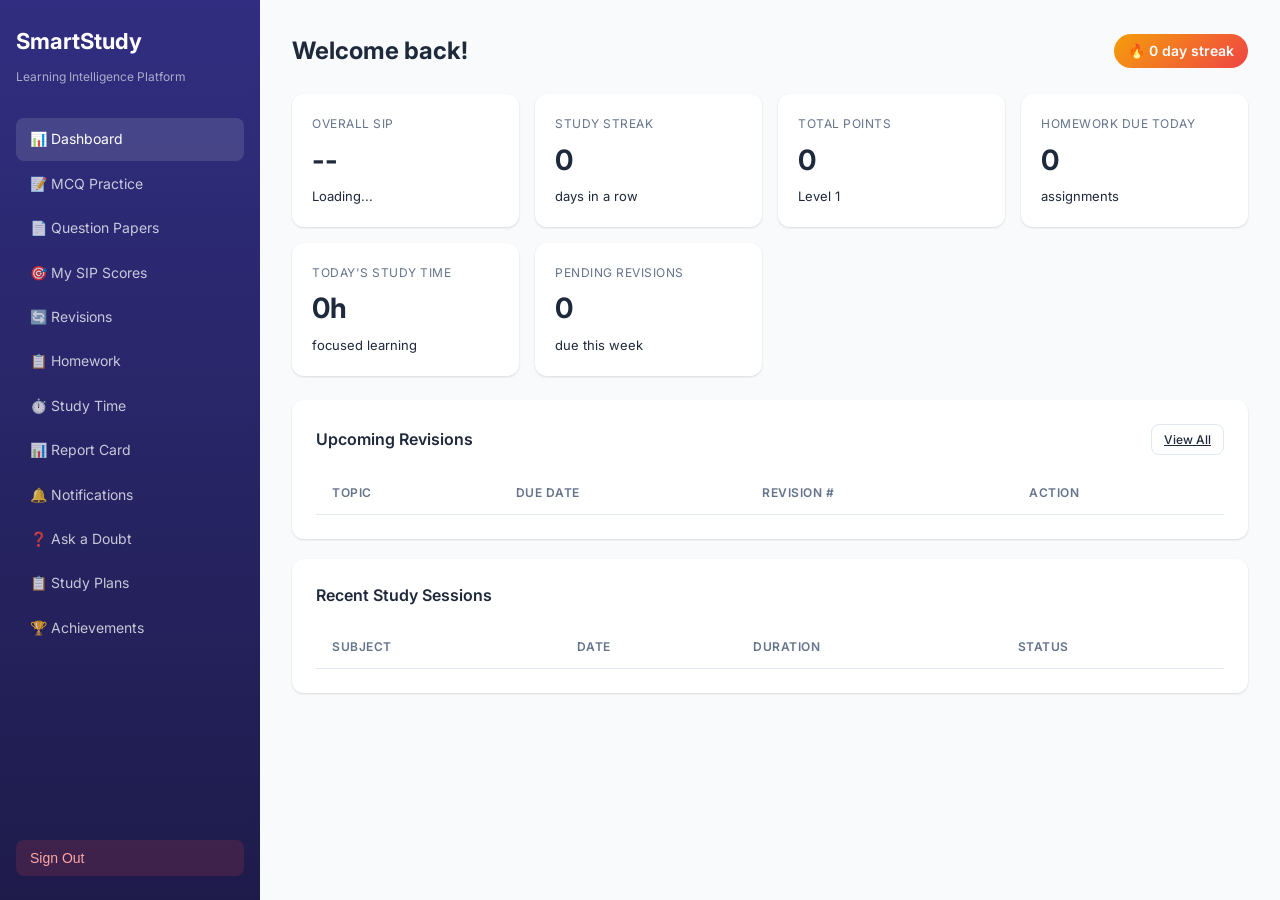
<file: docs/student-dashboard.html>
<!DOCTYPE html>
<html lang="en">
<head>
  <meta charset="UTF-8">
  <meta name="viewport" content="width=device-width, initial-scale=1.0">
  <title>SmartStudy — Student Dashboard</title>


  <link rel="stylesheet" href="css/style.css">
  <link href="https://fonts.googleapis.com/css2?family=Inter:wght@400;500;600;700&display=swap" rel="stylesheet">
</head>
<body>
  <div class="app-shell">
    <!-- Sidebar -->
    <aside class="sidebar">
      <div class="logo">SmartStudy</div>
      <div class="subtitle">Learning Intelligence Platform</div>
      <nav>
        <a href="#" class="active" data-section="dashboard">📊 Dashboard</a>
        <a href="#" data-section="practice">📝 MCQ Practice</a>
        <a href="#" data-section="papers">📄 Question Papers</a>
        <a href="#" data-section="sip">🎯 My SIP Scores</a>
        <a href="#" data-section="revisions">🔄 Revisions</a>
        <a href="#" data-section="homework">📋 Homework</a>
        <a href="#" data-section="studytime">⏱️ Study Time</a>
        <a href="#" data-section="reportcard">📊 Report Card</a>
        <a href="#" data-section="notifications">🔔 Notifications</a>
        <a href="#" data-section="doubts">❓ Ask a Doubt</a>
        <a href="#" data-section="plans">📋 Study Plans</a>
        <a href="#" data-section="achievements">🏆 Achievements</a>
      </nav>
      <button class="logout-btn" onclick="handleLogout()">Sign Out</button>
    </aside>

    <!-- Main Content -->
    <main class="main-content">
      <!-- Dashboard Section -->
      <section id="section-dashboard">
        <div class="page-header">
          <h1>Welcome back!</h1>
          <div class="streak-badge" id="streakBadge">🔥 0 day streak</div>
        </div>

        <div class="stats-grid" id="statsGrid">
          <div class="stat-card">
            <div class="label">Overall SIP</div>
            <div class="value" id="overallSip">--</div>
            <div class="change" id="sipTrend">Loading...</div>
          </div>
          <div class="stat-card">
            <div class="label">Study Streak</div>
            <div class="value" id="currentStreak">0</div>
            <div class="change">days in a row</div>
          </div>
          <div class="stat-card">
            <div class="label">Total Points</div>
            <div class="value" id="totalPoints">0</div>
            <div class="change" id="levelBadge">Level 1</div>
          </div>
          <div class="stat-card">
            <div class="label">Homework Due Today</div>
            <div class="value" id="homeworkDueToday">0</div>
            <div class="change">assignments</div>
          </div>
          <div class="stat-card">
            <div class="label">Today's Study Time</div>
            <div class="value" id="todayStudyTime">0h</div>
            <div class="change">focused learning</div>
          </div>
          <div class="stat-card">
            <div class="label">Pending Revisions</div>
            <div class="value" id="pendingRevisions">0</div>
            <div class="change">due this week</div>
          </div>
        </div>

        <!-- Upcoming Revisions -->
        <div class="card">
          <div class="card-header">
            <h3>Upcoming Revisions</h3>
            <a href="#" data-section="revisions" class="btn btn-sm btn-outline">View All</a>
          </div>
          <table>
            <thead><tr><th>Topic</th><th>Due Date</th><th>Revision #</th><th>Action</th></tr></thead>
            <tbody id="revisionsList"></tbody>
          </table>
        </div>

        <!-- Recent Activity -->
        <div class="card">
          <div class="card-header"><h3>Recent Study Sessions</h3></div>
          <table>
            <thead><tr><th>Subject</th><th>Date</th><th>Duration</th><th>Status</th></tr></thead>
            <tbody id="activityList"></tbody>
          </table>
        </div>
      </section>

      <!-- MCQ Practice Section -->
      <section id="section-practice" style="display:none">
        <div class="page-header"><h1>MCQ Practice</h1></div>
        <div class="card">
          <div class="form-group">
            <label>Select Topic</label>
            <select id="practiceTopic"><option>Select a topic...</option></select>
          </div>
          <button class="btn btn-primary" onclick="loadPractice()">Start Practice (10 Questions)</button>
        </div>
        <div id="mcqContainer"></div>
      </section>

      <!-- Question Papers Section -->
      <section id="section-papers" style="display:none">
        <div class="page-header"><h1>Question Papers</h1></div>
        <div class="filter-bar">
          <select id="paperFilter" onchange="filterPapers(this.value)">
            <option value="">All Papers</option>
            <option value="available">Available</option>
            <option value="completed">Completed</option>
            <option value="upcoming">Upcoming</option>
          </select>
        </div>
        <div id="papersContainer" class="loading"><div class="spinner"></div>Loading papers...</div>
      </section>

      <!-- SIP Scores Section -->
      <section id="section-sip" style="display:none">
        <div class="page-header"><h1>Subject Intelligence Profile</h1></div>
        <div id="sipContainer" class="loading"><div class="spinner"></div>Loading scores...</div>
      </section>

      <!-- Revisions Section -->
      <section id="section-revisions" style="display:none">
        <div class="page-header"><h1>Spaced Repetition Schedule</h1></div>
        <div id="revisionsContainer" class="loading"><div class="spinner"></div>Loading...</div>
      </section>

      <!-- Homework Section -->
      <section id="section-homework" style="display:none">
        <div class="page-header"><h1>My Homework</h1></div>
        <div class="filter-bar">
          <select id="homeworkFilter" onchange="filterHomework(this.value)">
            <option value="">All</option>
            <option value="pending">Pending</option>
            <option value="submitted">Submitted</option>
            <option value="graded">Graded</option>
            <option value="overdue">Overdue</option>
          </select>
        </div>
        <div class="card">
          <table>
            <thead>
              <tr>
                <th>Title</th>
                <th>Subject</th>
                <th>Assigned By</th>
                <th>Due Date</th>
                <th>Status</th>
                <th>Marks</th>
              </tr>
            </thead>
            <tbody id="homeworkList"></tbody>
          </table>
        </div>
      </section>

      <!-- Study Time Section -->
      <section id="section-studytime" style="display:none">
        <div class="page-header"><h1>Study Time Analytics</h1></div>

        <div class="stats-grid">
          <div class="stat-card">
            <div class="label">Today's Study Time</div>
            <div class="value" id="studyTimeToday">0h 0m</div>
          </div>
          <div class="stat-card">
            <div class="label">Weekly Average</div>
            <div class="value" id="studyTimeAvg">0h</div>
          </div>
          <div class="stat-card">
            <div class="label">Total This Week</div>
            <div class="value" id="studyTimeTotal">0h</div>
          </div>
          <div class="stat-card">
            <div class="label">Focus Score</div>
            <div class="value" id="focusScore">--</div>
          </div>
        </div>

        <!-- Daily Study Time Table -->
        <div class="card">
          <div class="card-header"><h3>Last 7 Days</h3></div>
          <table>
            <thead>
              <tr>
                <th>Date</th>
                <th>Study Time</th>
                <th>Sessions</th>
                <th>Devices Used</th>
              </tr>
            </thead>
            <tbody id="dailyStudyList"></tbody>
          </table>
        </div>

        <!-- Subject-wise Study Time -->
        <div class="card">
          <div class="card-header"><h3>Subject-wise Study Time</h3></div>
          <table>
            <thead>
              <tr>
                <th>Subject</th>
                <th>Study Time</th>
                <th>Sessions</th>
                <th>Percentage</th>
              </tr>
            </thead>
            <tbody id="subjectStudyList"></tbody>
          </table>
        </div>
      </section>

      <!-- Report Card Section -->
      <section id="section-reportcard" style="display:none">
        <div class="page-header"><h1>Report Card</h1></div>

        <div class="card">
          <div class="card-header"><h3>Overall Performance</h3></div>
          <div class="stats-grid">
            <div class="stat-card">
              <div class="label">Overall Percentage</div>
              <div class="value" id="overallPercentage">--</div>
            </div>
            <div class="stat-card">
              <div class="label">Class Rank</div>
              <div class="value" id="classRank">--</div>
            </div>
            <div class="stat-card">
              <div class="label">Attendance</div>
              <div class="value" id="attendance">--</div>
            </div>
          </div>
        </div>

        <!-- Subject Marks -->
        <div class="card">
          <div class="card-header"><h3>Subject Marks & Grades</h3></div>
          <table>
            <thead>
              <tr>
                <th>Subject</th>
                <th>Marks</th>
                <th>Grade</th>
                <th>Remark</th>
              </tr>
            </thead>
            <tbody id="subjectMarks"></tbody>
          </table>
        </div>

        <!-- Remarks -->
        <div class="card">
          <div class="card-header"><h3>Remarks</h3></div>
          <div id="remarksContainer"></div>
        </div>
      </section>

      <!-- Notifications Section -->
      <section id="section-notifications" style="display:none">
        <div class="page-header"><h1>Notifications</h1></div>
        <div id="notificationsContainer" class="loading"><div class="spinner"></div>Loading notifications...</div>
      </section>

      <!-- Doubts Section -->
      <section id="section-doubts" style="display:none">
        <div class="page-header"><h1>Ask a Doubt</h1></div>
        <div class="card">
          <div class="form-group">
            <label>Subject</label>
            <select id="doubtSubject"><option>Select subject...</option></select>
          </div>
          <div class="form-group">
            <label>Your Question</label>
            <textarea id="doubtText" rows="4" placeholder="Type your doubt here..."></textarea>
          </div>
          <button class="btn btn-primary" onclick="submitDoubt()">Ask AI</button>
        </div>
        <div class="card" style="margin-top: 20px">
          <div class="card-header"><h3>Past Doubts</h3></div>
          <div id="doubtsList"></div>
        </div>
      </section>

      <!-- Study Plans Section -->
      <section id="section-plans" style="display:none">
        <div class="page-header"><h1>Study Plans</h1></div>
        <div id="plansContainer" class="loading"><div class="spinner"></div>Loading...</div>
      </section>

      <!-- Achievements Section -->
      <section id="section-achievements" style="display:none">
        <div class="page-header"><h1>Achievements & Gamification</h1></div>
        <div id="achievementsContainer" class="loading"><div class="spinner"></div>Loading...</div>
      </section>
    </main>
  </div>

  <script src="js/mock-api.js"></script>
  <script>
    // ---- Navigation ----
    document.querySelectorAll('[data-section]').forEach(link => {
      link.addEventListener('click', (e) => {
        e.preventDefault();
        const section = link.dataset.section;
        document.querySelectorAll('section').forEach(s => s.style.display = 'none');
        document.getElementById(`section-${section}`).style.display = 'block';
        document.querySelectorAll('.sidebar nav a').forEach(a => a.classList.remove('active'));
        document.querySelector(`.sidebar nav a[data-section="${section}"]`)?.classList.add('active');

        // Load section-specific data
        if (section === 'practice') loadMcqTopics();
        if (section === 'papers') loadQuestionPapers();
        if (section === 'sip') loadSipScores();
        if (section === 'revisions') loadRevisions();
        if (section === 'homework') loadHomework();
        if (section === 'studytime') loadStudyTime();
        if (section === 'reportcard') loadReportCard();
        if (section === 'notifications') loadNotifications();
        if (section === 'doubts') loadDoubts();
        if (section === 'plans') loadStudyPlans();
        if (section === 'achievements') loadAchievements();
      });
    });

    async function handleLogout() {
      try { await api.logout(); } catch {}
      window.location.href = 'index.html';
    }

    // ---- Load Dashboard ----
    async function loadDashboard() {
      try {
        const data = await api.studentDashboard();

        // Streak
        const streak = data.streak;
        document.getElementById('currentStreak').textContent = streak.current_streak;
        document.getElementById('streakBadge').textContent = `🔥 ${streak.current_streak} day streak`;
        document.getElementById('totalPoints').textContent = streak.total_points.toLocaleString();
        document.getElementById('levelBadge').textContent = `Level ${streak.level}`;

        // SIP
        if (data.sip.length > 0) {
          const avgSip = (data.sip.reduce((s, r) => s + parseFloat(r.composite_sip), 0) / data.sip.length).toFixed(1);
          document.getElementById('overallSip').textContent = avgSip;
          document.getElementById('sipTrend').textContent = `Across ${data.sip.length} subjects`;
        }

        // Revisions
        document.getElementById('pendingRevisions').textContent = data.upcomingRevisions.length;
        const revList = document.getElementById('revisionsList');
        revList.innerHTML = data.upcomingRevisions.slice(0, 5).map(r => `
          <tr>
            <td>${r.topic_name}</td>
            <td>${new Date(r.scheduled_date).toLocaleDateString()}</td>
            <td>Revision ${r.revision_number}</td>
            <td><button class="btn btn-sm btn-success" onclick="completeRevision(${r.id})">Complete</button></td>
          </tr>
        `).join('') || '<tr><td colspan="4" style="text-align:center;color:var(--text-secondary)">No pending revisions</td></tr>';

        // Activity
        const actList = document.getElementById('activityList');
        actList.innerHTML = data.recentActivity.map(a => `
          <tr>
            <td>Subject ${a.subject_id}</td>
            <td>${new Date(a.start_time).toLocaleDateString()}</td>
            <td>${Math.round(a.active_seconds / 60)} min</td>
            <td>${a.completed ? '<span class="sip-badge sip-excellent">Completed</span>' : '<span class="sip-badge sip-average">In Progress</span>'}</td>
          </tr>
        `).join('') || '<tr><td colspan="4" style="text-align:center;color:var(--text-secondary)">No recent activity</td></tr>';

        // Load homework due today count
        try {
          const homework = await api.getHomework();
          const today = new Date().toISOString().split('T')[0];
          const dueToday = homework.filter(h => h.dueDate && h.dueDate.split('T')[0] === today && h.status !== 'graded').length;
          document.getElementById('homeworkDueToday').textContent = dueToday;
        } catch (err) {
          console.log('Could not load homework count');
        }

        // Load study time for today
        try {
          const engHistory = await api.getEngagementHistory();
          if (engHistory.sessions && engHistory.sessions.length > 0) {
            const today = new Date().toISOString().split('T')[0];
            const todaySessions = engHistory.sessions.filter(s => s.date && s.date.split('T')[0] === today);
            const totalMinutes = todaySessions.reduce((sum, s) => sum + (s.duration || 0), 0);
            const hours = Math.floor(totalMinutes / 60);
            const mins = totalMinutes % 60;
            document.getElementById('todayStudyTime').textContent = `${hours}h ${mins}m`;
          }
        } catch (err) {
          console.log('Could not load study time');
        }
      } catch (err) {
        console.error('Dashboard load failed:', err);
      }
    }

    async function completeRevision(id) {
      try {
        const result = await api.completeRevision(id);
        alert(`Revision completed! +${result.pointsEarned} points`);
        loadDashboard();
      } catch (err) {
        alert(err?.detail || 'Failed to complete revision');
      }
    }

    // ---- Question Papers ----
    async function loadQuestionPapers() {
      try {
        const papers = await api.getQuestionPapers();
        const container = document.getElementById('papersContainer');

        if (!papers || papers.length === 0) {
          container.innerHTML = '<div style="text-align:center;padding:20px;color:var(--text-secondary)">No question papers available</div>';
          return;
        }

        container.innerHTML = papers.map(paper => `
          <div class="card" style="margin-bottom:15px;">
            <div style="display:flex;justify-content:space-between;align-items:start;">
              <div>
                <h4 style="margin:0 0 8px 0">${paper.title}</h4>
                <p style="color:var(--text-secondary);font-size:14px;margin:0;">Subject: ${paper.subject}</p>
                <div style="margin-top:10px;display:grid;grid-template-columns:repeat(3,1fr);gap:10px;font-size:14px;">
                  <div><strong>${paper.totalQuestions}</strong> Questions</div>
                  <div><strong>${paper.totalMarks}</strong> Marks</div>
                  <div><strong>${paper.duration}</strong> mins</div>
                </div>
              </div>
              <div style="text-align:right;">
                <span class="sip-badge ${getStatusBadgeClass(paper.status)}">${paper.status}</span>
                ${paper.status === 'completed' ? `<div style="margin-top:8px;font-weight:bold;color:var(--primary);">Score: ${paper.score}/${paper.totalMarks}</div>` : ''}
              </div>
            </div>
            ${paper.status === 'available' ? `<button class="btn btn-primary" style="margin-top:15px;" onclick="startPaper(${paper.id})">Start Paper</button>` : ''}
          </div>
        `).join('');
      } catch (err) {
        console.error('Failed to load papers:', err);
        document.getElementById('papersContainer').innerHTML = '<div style="color:var(--text-danger);padding:20px;">Failed to load question papers</div>';
      }
    }

    function getStatusBadgeClass(status) {
      const map = { 'available': 'sip-excellent', 'completed': 'sip-excellent', 'upcoming': 'sip-average' };
      return map[status] || 'sip-average';
    }

    function filterPapers(filter) {
      // Implementation for filtering papers
      loadQuestionPapers();
    }

    function startPaper(paperId) {
      alert(`Starting paper ${paperId}. Feature coming soon!`);
    }

    // ---- Homework ----
    async function loadHomework() {
      try {
        const homework = await api.getHomework();
        const container = document.getElementById('homeworkList');

        if (!homework || homework.length === 0) {
          container.innerHTML = '<tr><td colspan="6" style="text-align:center;color:var(--text-secondary)">No homework assigned</td></tr>';
          return;
        }

        container.innerHTML = homework.map(hw => `
          <tr>
            <td><strong>${hw.title}</strong></td>
            <td>${hw.subject}</td>
            <td>${hw.assignedBy}</td>
            <td>${new Date(hw.dueDate).toLocaleDateString()}</td>
            <td><span class="sip-badge ${getHomeworkStatusClass(hw.status)}">${hw.status}</span></td>
            <td>${hw.status === 'graded' ? `${hw.marks}/${hw.totalMarks}` : '--'}</td>
          </tr>
        `).join('');
      } catch (err) {
        console.error('Failed to load homework:', err);
        document.getElementById('homeworkList').innerHTML = '<tr><td colspan="6" style="color:var(--text-danger);padding:20px;">Failed to load homework</td></tr>';
      }
    }

    function getHomeworkStatusClass(status) {
      const map = {
        'pending': 'sip-average',
        'submitted': 'sip-good',
        'graded': 'sip-excellent',
        'overdue': 'sip-poor'
      };
      return map[status] || 'sip-average';
    }

    function filterHomework(filter) {
      loadHomework();
    }

    // ---- Study Time ----
    async function loadStudyTime() {
      try {
        const engHistory = await api.getEngagementHistory();

        // Calculate stats
        let totalMinutesToday = 0;
        let totalMinutesWeek = 0;
        const subjectStats = {};

        if (engHistory.dailyStats) {
          const today = new Date().toISOString().split('T')[0];
          engHistory.dailyStats.forEach(stat => {
            if (stat.date && stat.date.split('T')[0] === today) {
              totalMinutesToday = stat.totalMinutes || 0;
            }
            totalMinutesWeek += stat.totalMinutes || 0;
          });
        }

        // Display stats
        const todayHours = Math.floor(totalMinutesToday / 60);
        const todayMins = totalMinutesToday % 60;
        document.getElementById('studyTimeToday').textContent = `${todayHours}h ${todayMins}m`;
        document.getElementById('studyTimeAvg').textContent = `${Math.floor(totalMinutesWeek / 7 / 60)}h`;
        document.getElementById('studyTimeTotal').textContent = `${Math.floor(totalMinutesWeek / 60)}h`;
        document.getElementById('focusScore').textContent = engHistory.focusScore ? `${engHistory.focusScore}%` : '--';

        // Daily study table
        const dailyList = document.getElementById('dailyStudyList');
        if (engHistory.dailyStats && engHistory.dailyStats.length > 0) {
          dailyList.innerHTML = engHistory.dailyStats.slice(-7).map(stat => {
            const hours = Math.floor((stat.totalMinutes || 0) / 60);
            const mins = (stat.totalMinutes || 0) % 60;
            const devices = (stat.devices || []).join(', ') || '--';
            return `
              <tr>
                <td>${new Date(stat.date).toLocaleDateString()}</td>
                <td>${hours}h ${mins}m</td>
                <td>${stat.sessions || 0}</td>
                <td>${devices}</td>
              </tr>
            `;
          }).join('');
        } else {
          dailyList.innerHTML = '<tr><td colspan="4" style="text-align:center;color:var(--text-secondary)">No data available</td></tr>';
        }

        // Subject-wise study time
        const subjectList = document.getElementById('subjectStudyList');
        if (engHistory.deviceBreakdown && Array.isArray(engHistory.deviceBreakdown)) {
          subjectList.innerHTML = engHistory.deviceBreakdown.map(dev => `
            <tr>
              <td>${dev.device || 'Unknown'}</td>
              <td>${Math.floor((dev.minutes || 0) / 60)}h ${(dev.minutes || 0) % 60}m</td>
              <td>${dev.sessions || 0}</td>
              <td>${((dev.minutes || 0) / totalMinutesWeek * 100).toFixed(1)}%</td>
            </tr>
          `).join('');
        } else {
          subjectList.innerHTML = '<tr><td colspan="4" style="text-align:center;color:var(--text-secondary)">No data available</td></tr>';
        }
      } catch (err) {
        console.error('Failed to load study time:', err);
        document.getElementById('dailyStudyList').innerHTML = '<tr><td colspan="4" style="color:var(--text-danger);padding:20px;">Failed to load study time data</td></tr>';
      }
    }

    // ---- Report Card ----
    async function loadReportCard() {
      try {
        const reportCard = await api.getReportCard();

        if (!reportCard) {
          document.getElementById('subjectMarks').innerHTML = '<tr><td colspan="4" style="text-align:center;color:var(--text-secondary)">No report card data available</td></tr>';
          return;
        }

        // Overall stats
        document.getElementById('overallPercentage').textContent = `${reportCard.overallPercentage}%`;
        document.getElementById('classRank').textContent = reportCard.rank || '--';
        document.getElementById('attendance').textContent = `${reportCard.attendance}%`;

        // Subject marks
        const subjectsHtml = (reportCard.subjects || []).map(subject => `
          <tr>
            <td><strong>${subject.name}</strong></td>
            <td>${subject.marks}/${subject.totalMarks}</td>
            <td><span class="sip-badge ${getGradeBadgeClass(subject.grade)}">${subject.grade}</span></td>
            <td>${subject.remark || '--'}</td>
          </tr>
        `).join('');
        document.getElementById('subjectMarks').innerHTML = subjectsHtml || '<tr><td colspan="4" style="text-align:center;">No subject data</td></tr>';

        // Remarks
        const remarksHtml = `
          <div style="margin-bottom:15px;">
            <h4 style="margin:0 0 8px 0;">Principal's Remark</h4>
            <p style="margin:0;color:var(--text-secondary);">${reportCard.principalRemark || 'No remark'}</p>
          </div>
          <div>
            <h4 style="margin:0 0 8px 0;">Class Teacher's Remark</h4>
            <p style="margin:0;color:var(--text-secondary);">${reportCard.classTeacherRemark || 'No remark'}</p>
          </div>
        `;
        document.getElementById('remarksContainer').innerHTML = remarksHtml;
      } catch (err) {
        console.error('Failed to load report card:', err);
        document.getElementById('subjectMarks').innerHTML = '<tr><td colspan="4" style="color:var(--text-danger);padding:20px;">Failed to load report card</td></tr>';
      }
    }

    function getGradeBadgeClass(grade) {
      const map = { 'A': 'sip-excellent', 'B': 'sip-good', 'C': 'sip-average', 'D': 'sip-poor' };
      return map[grade] || 'sip-average';
    }

    // ---- Notifications ----
    async function loadNotifications() {
      try {
        const notifications = await api.getStudentNotifications();
        const container = document.getElementById('notificationsContainer');

        if (!notifications || notifications.length === 0) {
          container.innerHTML = '<div style="text-align:center;padding:20px;color:var(--text-secondary)">No notifications</div>';
          return;
        }

        container.innerHTML = notifications.map((notif, idx) => `
          <div class="card" style="margin-bottom:10px;border-left:4px solid ${notif.read ? 'var(--border-color)' : 'var(--primary)'};">
            <div style="display:flex;justify-content:space-between;align-items:start;">
              <div style="flex:1;">
                <h4 style="margin:0 0 5px 0;font-weight:${notif.read ? '400' : '600'}">${notif.title}</h4>
                <p style="margin:0 0 8px 0;color:var(--text-secondary);font-size:14px;">${notif.message}</p>
                <p style="margin:0;font-size:12px;color:#999;">${new Date(notif.time).toLocaleString()}</p>
              </div>
              <div style="text-align:right;">
                <span style="display:inline-block;width:10px;height:10px;border-radius:50%;background:${notif.read ? 'transparent' : 'var(--primary)'};" title="${notif.read ? 'Read' : 'Unread'}"></span>
              </div>
            </div>
          </div>
        `).join('');
      } catch (err) {
        console.error('Failed to load notifications:', err);
        document.getElementById('notificationsContainer').innerHTML = '<div style="color:var(--text-danger);padding:20px;">Failed to load notifications</div>';
      }
    }

    // ---- MCQ Topics ----
    async function loadMcqTopics() {
      try {
        const select = document.getElementById('practiceTopic');
        if (select.options.length <= 1) {
          ['Biology', 'Physics', 'Mathematics', 'Chemistry', 'English'].forEach(s => {
            const opt = document.createElement('option');
            opt.value = s; opt.textContent = s;
            select.appendChild(opt);
          });
        }
      } catch (err) { console.error(err); }
    }

    async function loadPractice() {
      try {
        const data = await api.getMcqPractice(1, 10);
        const questions = data.questions || data;
        const container = document.getElementById('mcqContainer');
        if (!questions || questions.length === 0) {
          container.innerHTML = '<div class="card"><p>No questions available</p></div>';
          return;
        }
        container.innerHTML = questions.map((q, idx) => `
          <div class="card" style="margin-bottom:15px;">
            <h4 style="margin:0 0 12px 0">Q${idx + 1}. ${q.question_text}</h4>
            <div style="display:grid;grid-template-columns:1fr 1fr;gap:8px;">
              ${q.options.map(opt => `
                <button class="btn btn-outline mcq-option" onclick="submitAnswer(${q.id}, '${opt.key}', this)"
                        style="text-align:left;padding:12px;">
                  <strong>${opt.key}.</strong> ${opt.text}
                </button>
              `).join('')}
            </div>
            <div id="feedback-${q.id}" style="margin-top:10px;"></div>
          </div>
        `).join('');
      } catch (err) {
        console.error(err);
        document.getElementById('mcqContainer').innerHTML = '<div class="card"><p style="color:var(--text-danger)">Failed to load questions</p></div>';
      }
    }

    async function submitAnswer(questionId, selectedKey, btn) {
      try {
        const result = await api.submitMcqAnswer({ questionId, selectedKey });
        const feedback = document.getElementById(`feedback-${questionId}`);
        feedback.innerHTML = result.correct
          ? `<span style="color:var(--success);font-weight:600;">✓ Correct! +${result.pointsAwarded} points</span>`
          : `<span style="color:var(--danger);font-weight:600;">✗ Incorrect. Correct answer: ${result.correctOption}</span>`;
        if (result.explanation) feedback.innerHTML += `<p style="font-size:13px;color:var(--text-secondary);margin-top:4px;">${result.explanation}</p>`;
      } catch (err) { console.error(err); }
    }

    // ---- SIP Scores ----
    async function loadSipScores() {
      try {
        const data = await api.getSipScores();
        const scores = data.scores || [];
        const container = document.getElementById('sipContainer');
        if (scores.length === 0) {
          container.innerHTML = '<div style="text-align:center;padding:20px;color:var(--text-secondary)">No SIP scores available</div>';
          return;
        }
        container.innerHTML = scores.map(s => `
          <div class="card" style="margin-bottom:15px;">
            <div style="display:flex;justify-content:space-between;align-items:center;">
              <h4 style="margin:0">${s.subject_name}</h4>
              <span class="sip-badge ${s.composite_sip >= 80 ? 'sip-excellent' : s.composite_sip >= 60 ? 'sip-good' : s.composite_sip >= 40 ? 'sip-average' : 'sip-poor'}">${parseFloat(s.composite_sip).toFixed(1)}</span>
            </div>
            <div class="stats-grid" style="margin-top:12px;">
              <div class="stat-card"><div class="label">MCQ</div><div class="value">${s.mcq_score}</div></div>
              <div class="stat-card"><div class="label">Engagement</div><div class="value">${s.engagement_score}</div></div>
              <div class="stat-card"><div class="label">Revision</div><div class="value">${s.revision_score}</div></div>
              <div class="stat-card"><div class="label">Mock</div><div class="value">${s.mock_score}</div></div>
            </div>
            <p style="margin:8px 0 0;font-size:13px;color:var(--text-secondary);">Trend: ${s.trend === 'improving' ? '↑ Improving' : s.trend === 'declining' ? '↓ Declining' : '→ Stable'}</p>
          </div>
        `).join('');
      } catch (err) {
        console.error(err);
        document.getElementById('sipContainer').innerHTML = '<div style="color:var(--text-danger);padding:20px;">Failed to load SIP scores</div>';
      }
    }

    // ---- Revisions ----
    async function loadRevisions() {
      try {
        const data = await api.getRevisions();
        const revisions = data.revisions || [];
        const container = document.getElementById('revisionsContainer');
        if (revisions.length === 0) {
          container.innerHTML = '<div style="text-align:center;padding:20px;color:var(--text-secondary)">No revisions scheduled</div>';
          return;
        }
        container.innerHTML = `<div class="card"><table>
          <thead><tr><th>Topic</th><th>Scheduled</th><th>Interval</th><th>Status</th><th>Action</th></tr></thead>
          <tbody>${revisions.map(r => `
            <tr>
              <td>${r.topic_name}</td>
              <td>${new Date(r.scheduled_date).toLocaleDateString()}</td>
              <td>Day ${r.interval_day}</td>
              <td><span class="sip-badge ${r.status === 'completed' ? 'sip-excellent' : 'sip-average'}">${r.status}</span></td>
              <td>${r.status === 'pending' ? `<button class="btn btn-sm btn-success" onclick="completeRevision(${r.id})">Complete</button>` : '✓'}</td>
            </tr>
          `).join('')}</tbody>
        </table></div>`;
      } catch (err) {
        console.error(err);
        document.getElementById('revisionsContainer').innerHTML = '<div style="color:var(--text-danger);padding:20px;">Failed to load revisions</div>';
      }
    }

    // ---- Doubts ----
    async function loadDoubts() {
      try {
        const data = await api.getDoubts();
        const doubts = data.doubts || [];
        const select = document.getElementById('doubtSubject');
        if (select.options.length <= 1) {
          ['Biology', 'Physics', 'Mathematics', 'Chemistry', 'English'].forEach(s => {
            const opt = document.createElement('option');
            opt.value = s; opt.textContent = s;
            select.appendChild(opt);
          });
        }
        document.getElementById('doubtsList').innerHTML = doubts.length > 0
          ? doubts.map(d => `<div class="card" style="margin-bottom:10px;"><h4 style="margin:0 0 8px 0">${d.question}</h4><p style="margin:0;font-size:14px;color:var(--text-secondary);">${d.ai_answer || 'Awaiting response...'}</p><p style="margin:4px 0 0;font-size:12px;color:#999;">Status: ${d.status}</p></div>`).join('')
          : '<p style="color:var(--text-secondary);font-size:14px;">No past doubts</p>';
      } catch (err) { console.error(err); }
    }

    async function submitDoubt() {
      const subject = document.getElementById('doubtSubject').value;
      const text = document.getElementById('doubtText').value;
      if (!text) { alert('Please type your question'); return; }
      try {
        const result = await api.askDoubt({ subject, question: text });
        alert('AI Response: ' + (result.ai_response || 'Submitted!'));
        document.getElementById('doubtText').value = '';
        loadDoubts();
      } catch (err) { alert(err?.detail || 'Failed to submit'); }
    }

    // ---- Study Plans ----
    async function loadStudyPlans() {
      try {
        const data = await api.getStudyPlans();
        const plans = data.plans || [];
        const container = document.getElementById('plansContainer');
        if (plans.length === 0) {
          container.innerHTML = '<div class="card"><p style="color:var(--text-secondary)">No study plans available. AI-generated study plans will appear here based on your SIP scores and upcoming exams.</p></div>';
          return;
        }
        container.innerHTML = plans.map(p => `<div class="card" style="margin-bottom:12px;"><h4 style="margin:0 0 8px 0;">${p.title}</h4><p style="margin:0;font-size:14px;">${p.description}</p></div>`).join('');
      } catch (err) {
        console.error(err);
        document.getElementById('plansContainer').innerHTML = '<div class="card"><p style="color:var(--text-secondary)">No study plans available yet.</p></div>';
      }
    }

    // ---- Achievements ----
    async function loadAchievements() {
      try {
        const data = await api.getGamification();
        const container = document.getElementById('achievementsContainer');
        container.innerHTML = `
          <div class="card">
            <div class="card-header"><h3>Your Stats</h3></div>
            <div class="stats-grid">
              <div class="stat-card"><div class="label">Current Streak</div><div class="value">🔥 ${data.streak.current_streak}</div></div>
              <div class="stat-card"><div class="label">Longest Streak</div><div class="value">${data.streak.longest_streak}</div></div>
              <div class="stat-card"><div class="label">Total Points</div><div class="value">${data.streak.total_points.toLocaleString()}</div></div>
              <div class="stat-card"><div class="label">Level</div><div class="value">${data.streak.level}</div></div>
            </div>
          </div>
          <div class="card">
            <div class="card-header"><h3>Badges</h3></div>
            <div style="display:grid;grid-template-columns:repeat(auto-fill,minmax(140px,1fr));gap:12px;">
              ${data.badges.map(b => `<div style="text-align:center;padding:16px;background:var(--surface);border-radius:8px;border:1px solid var(--border);">
                <div style="font-size:28px;margin-bottom:8px;">${b.icon}</div>
                <div style="font-weight:600;font-size:13px;">${b.name}</div>
                <div style="font-size:11px;color:var(--text-secondary);">${new Date(b.earned_at).toLocaleDateString()}</div>
              </div>`).join('')}
            </div>
          </div>
          <div class="card">
            <div class="card-header"><h3>Leaderboard</h3></div>
            <table>
              <thead><tr><th>Rank</th><th>Name</th><th>Points</th></tr></thead>
              <tbody>${data.leaderboard.map(l => `<tr><td>#${l.rank}</td><td>${l.name}</td><td>${l.points.toLocaleString()}</td></tr>`).join('')}</tbody>
            </table>
          </div>
        `;
      } catch (err) {
        console.error(err);
        document.getElementById('achievementsContainer').innerHTML = '<div style="color:var(--text-danger);padding:20px;">Failed to load achievements</div>';
      }
    }

    // Initialize
    loadDashboard();
  </script>
</body>
</html>
</file>
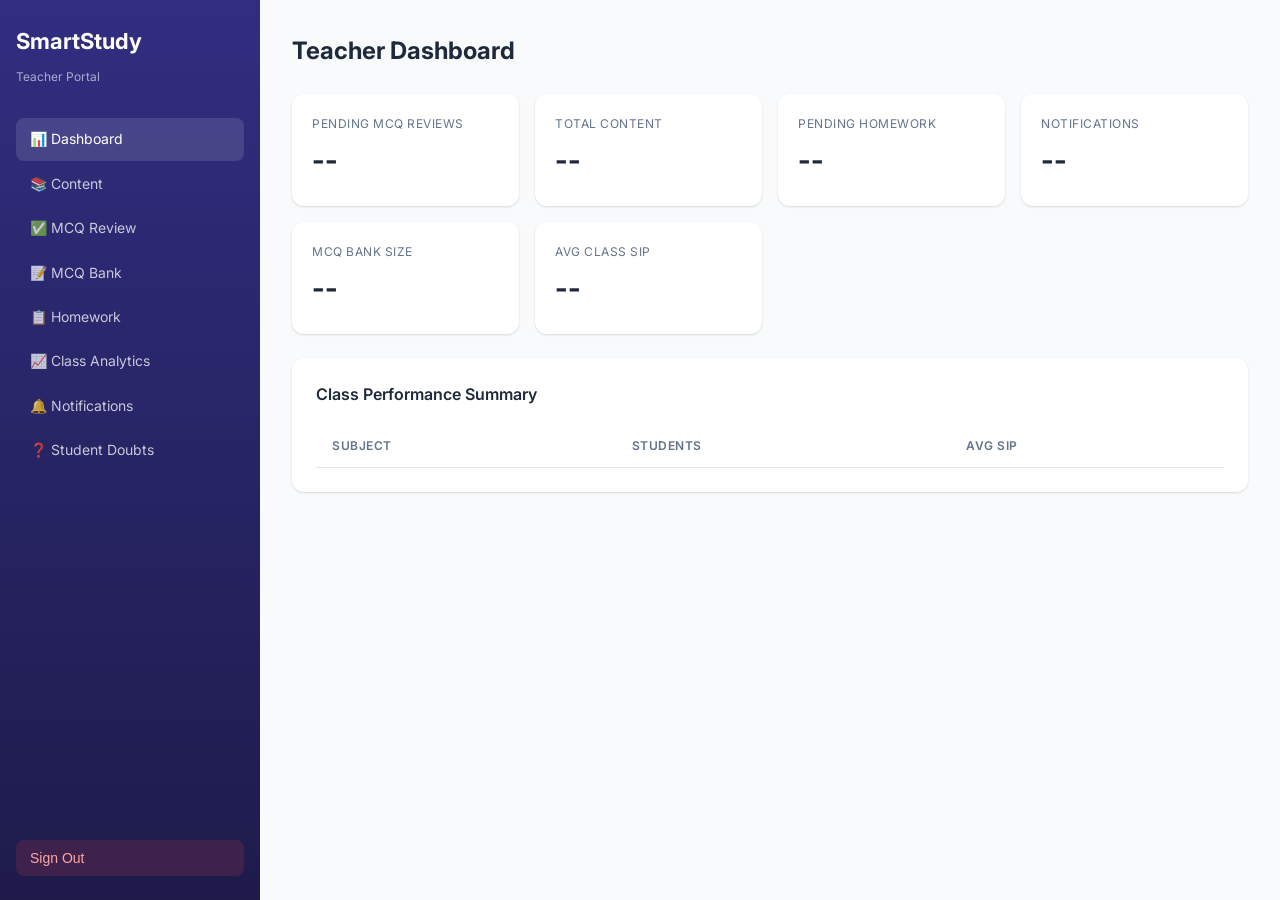
<file: docs/teacher-dashboard.html>
<!DOCTYPE html>
<html lang="en">
<head>
  <meta charset="UTF-8">
  <meta name="viewport" content="width=device-width, initial-scale=1.0">
  <title>SmartStudy — Teacher Dashboard</title>


  <link rel="stylesheet" href="css/style.css">
  <link href="https://fonts.googleapis.com/css2?family=Inter:wght@400;500;600;700&display=swap" rel="stylesheet">
</head>
<body>
  <div class="app-shell">
    <aside class="sidebar">
      <div class="logo">SmartStudy</div>
      <div class="subtitle">Teacher Portal</div>
      <nav>
        <a href="#" class="active" data-section="dashboard">📊 Dashboard</a>
        <a href="#" data-section="content">📚 Content</a>
        <a href="#" data-section="mcq-review">✅ MCQ Review</a>
        <a href="#" data-section="mcq-bank">📝 MCQ Bank</a>
        <a href="#" data-section="homework">📋 Homework</a>
        <a href="#" data-section="analytics">📈 Class Analytics</a>
        <a href="#" data-section="notifications">🔔 Notifications</a>
        <a href="#" data-section="doubts">❓ Student Doubts</a>
      </nav>
      <button class="logout-btn" onclick="handleLogout()">Sign Out</button>
    </aside>

    <main class="main-content">
      <!-- Dashboard -->
      <section id="section-dashboard">
        <div class="page-header"><h1>Teacher Dashboard</h1></div>
        <div class="stats-grid">
          <div class="stat-card"><div class="label">Pending MCQ Reviews</div><div class="value" id="pendingMcqs">--</div></div>
          <div class="stat-card"><div class="label">Total Content</div><div class="value" id="totalContent">--</div></div>
          <div class="stat-card"><div class="label">Pending Homework</div><div class="value" id="pendingHomework">--</div></div>
          <div class="stat-card"><div class="label">Notifications</div><div class="value" id="notificationCount">--</div></div>
          <div class="stat-card"><div class="label">MCQ Bank Size</div><div class="value" id="mcqBankSize">--</div></div>
          <div class="stat-card"><div class="label">Avg Class SIP</div><div class="value" id="avgClassSip">--</div></div>
        </div>

        <div class="card">
          <div class="card-header"><h3>Class Performance Summary</h3></div>
          <table>
            <thead><tr><th>Subject</th><th>Students</th><th>Avg SIP</th></tr></thead>
            <tbody id="classPerformance"></tbody>
          </table>
        </div>
      </section>

      <!-- Content Management -->
      <section id="section-content" style="display:none">
        <div class="page-header">
          <h1>Content Management</h1>
          <button class="btn btn-primary" onclick="showUploadForm()">+ Upload Content</button>
        </div>
        <div class="card" id="uploadForm" style="display:none">
          <h3 style="margin-bottom: 16px">Upload Learning Content</h3>
          <div class="form-group"><label>Title</label><input type="text" id="contentTitle" placeholder="Chapter 5: Photosynthesis"></div>
          <div class="form-group"><label>Type</label><select id="contentType"><option value="pdf">PDF</option><option value="html">HTML</option><option value="video">Video</option><option value="text">Text</option></select></div>
          <div class="form-group"><label>Source URL (optional)</label><input type="url" id="contentUrl" placeholder="https://..."></div>
          <div class="form-group"><label>Subject ID</label><input type="number" id="contentSubject" min="1"></div>
          <div class="form-group"><label>Class ID</label><input type="number" id="contentClass" min="1"></div>
          <button class="btn btn-primary" onclick="uploadContent()">Upload</button>
          <button class="btn btn-outline" onclick="document.getElementById('uploadForm').style.display='none'">Cancel</button>
        </div>
        <div class="card">
          <table>
            <thead><tr><th>Title</th><th>Type</th><th>Status</th><th>Created</th></tr></thead>
            <tbody id="contentList"></tbody>
          </table>
        </div>
      </section>

      <!-- MCQ Review -->
      <section id="section-mcq-review" style="display:none">
        <div class="page-header"><h1>MCQ Review Queue</h1></div>
        <div id="mcqReviewList"></div>
      </section>

      <!-- MCQ Bank -->
      <section id="section-mcq-bank" style="display:none">
        <div class="page-header"><h1>MCQ Bank</h1></div>
        <div class="stats-grid">
          <div class="stat-card"><div class="label">Total MCQs</div><div class="value" id="bankTotalMcqs">--</div></div>
          <div class="stat-card"><div class="label">Approved</div><div class="value" id="bankApproved">--</div></div>
          <div class="stat-card"><div class="label">Pending Review</div><div class="value" id="bankPending">--</div></div>
          <div class="stat-card"><div class="label">Avg Accuracy</div><div class="value" id="bankAvgAccuracy">--</div></div>
        </div>
        <div class="card">
          <table>
            <thead>
              <tr>
                <th>Question</th>
                <th>Subject</th>
                <th>Topic</th>
                <th>Difficulty</th>
                <th>Times Attempted</th>
                <th>Accuracy Rate</th>
                <th>Status</th>
              </tr>
            </thead>
            <tbody id="mcqBankList"></tbody>
          </table>
        </div>
      </section>

      <!-- Homework Management -->
      <section id="section-homework" style="display:none">
        <div class="page-header">
          <h1>Homework Management</h1>
          <button class="btn btn-primary" onclick="showHomeworkForm()">+ Create Assignment</button>
        </div>
        <div class="stats-grid">
          <div class="stat-card"><div class="label">Total Assigned</div><div class="value" id="hwTotalAssigned">--</div></div>
          <div class="stat-card"><div class="label">Avg Completion</div><div class="value" id="hwAvgCompletion">--</div></div>
          <div class="stat-card"><div class="label">Overdue</div><div class="value" id="hwOverdue">--</div></div>
        </div>
        <div class="card" id="homeworkForm" style="display:none">
          <h3 style="margin-bottom: 16px">Create New Assignment</h3>
          <div class="form-group"><label>Title</label><input type="text" id="hwTitle" placeholder="Chapter 3 Practice Problems"></div>
          <div class="form-group"><label>Subject</label><input type="text" id="hwSubject" placeholder="Mathematics"></div>
          <div class="form-group"><label>Class</label><input type="text" id="hwClass" placeholder="Class 10 A"></div>
          <div class="form-group"><label>Due Date</label><input type="date" id="hwDueDate"></div>
          <div class="form-group"><label>Type</label><select id="hwType"><option value="worksheet">Worksheet</option><option value="project">Project</option><option value="practice">Practice Problems</option><option value="essay">Essay</option></select></div>
          <button class="btn btn-primary" onclick="createHomework()">Create</button>
          <button class="btn btn-outline" onclick="document.getElementById('homeworkForm').style.display='none'">Cancel</button>
        </div>
        <div class="card">
          <div class="card-header"><h3>Assignments</h3></div>
          <table>
            <thead>
              <tr>
                <th>Title</th>
                <th>Subject</th>
                <th>Class</th>
                <th>Due Date</th>
                <th>Submissions</th>
                <th>Status</th>
              </tr>
            </thead>
            <tbody id="homeworkList"></tbody>
          </table>
        </div>
      </section>

      <!-- Notifications -->
      <section id="section-notifications" style="display:none">
        <div class="page-header"><h1>Notifications</h1></div>
        <div id="notificationsList"></div>
      </section>

      <!-- Analytics -->
      <section id="section-analytics" style="display:none">
        <div class="page-header"><h1>Class Analytics</h1></div>
        <div class="card">
          <div class="form-group"><label>Subject ID</label><input type="number" id="analyticsSubject" min="1" value="1"></div>
          <button class="btn btn-primary" onclick="loadAnalytics()">Load Analytics</button>
        </div>
        <div id="analyticsContainer"></div>
      </section>

      <!-- Student Doubts -->
      <section id="section-doubts" style="display:none">
        <div class="page-header"><h1>Escalated Student Doubts</h1></div>
        <div id="teacherDoubtsList"></div>
      </section>
    </main>
  </div>

  <script src="js/mock-api.js"></script>
  <script>
    // Mock MCQ Bank Data
    const mockMcqBank = [
      { id: 1, question: 'What is the chemical formula for water?', subject: 'Chemistry', topic: 'Basic Compounds', difficulty: 'Easy', timesAttempted: 245, accuracy: 92.5, status: 'approved' },
      { id: 2, question: 'Which planet is known as the Red Planet?', subject: 'Science', topic: 'Astronomy', difficulty: 'Easy', timesAttempted: 312, accuracy: 88.7, status: 'approved' },
      { id: 3, question: 'What is the process by which plants make food?', subject: 'Biology', topic: 'Photosynthesis', difficulty: 'Medium', timesAttempted: 187, accuracy: 76.4, status: 'approved' },
      { id: 4, question: 'Define acceleration in physics terms.', subject: 'Physics', topic: 'Motion', difficulty: 'Medium', timesAttempted: 142, accuracy: 71.2, status: 'pending' },
      { id: 5, question: 'What is the mitochondria function in cells?', subject: 'Biology', topic: 'Cell Biology', difficulty: 'Medium', timesAttempted: 198, accuracy: 68.9, status: 'approved' },
      { id: 6, question: 'Solve: 15x + 7 = 52', subject: 'Mathematics', topic: 'Algebra', difficulty: 'Easy', timesAttempted: 267, accuracy: 85.3, status: 'approved' },
      { id: 7, question: 'Explain the law of conservation of energy.', subject: 'Physics', topic: 'Energy', difficulty: 'Hard', timesAttempted: 98, accuracy: 62.1, status: 'pending' },
      { id: 8, question: 'What are the causes of climate change?', subject: 'Environmental Science', topic: 'Climate', difficulty: 'Medium', timesAttempted: 156, accuracy: 74.3, status: 'approved' },
      { id: 9, question: 'Calculate the area of a circle with radius 5.', subject: 'Mathematics', topic: 'Geometry', difficulty: 'Easy', timesAttempted: 289, accuracy: 91.6, status: 'approved' },
      { id: 10, question: 'What is quantum entanglement?', subject: 'Physics', topic: 'Quantum Mechanics', difficulty: 'Hard', timesAttempted: 65, accuracy: 45.8, status: 'rejected' }
    ];

    // Mock Homework Data
    const mockHomework = [
      { id: 1, title: 'Chapter 5 Practice Problems', subject: 'Mathematics', class: 'Class 10A', dueDate: '2026-03-28', totalStudents: 42, submitted: 38, pending: 4, graded: 35 },
      { id: 2, title: 'Photosynthesis Worksheet', subject: 'Biology', class: 'Class 9B', dueDate: '2026-03-25', totalStudents: 38, submitted: 32, pending: 6, graded: 28 },
      { id: 3, title: 'Physics Lab Report', subject: 'Physics', class: 'Class 10A', dueDate: '2026-03-22', totalStudents: 42, submitted: 40, pending: 2, graded: 40 },
      { id: 4, title: 'History Essay', subject: 'History', class: 'Class 9A', dueDate: '2026-03-20', totalStudents: 35, submitted: 28, pending: 7, graded: 25 }
    ];

    // Mock Notifications Data
    const mockNotifications = [
      { id: 1, title: 'New Student Doubt', message: 'Raj Kumar asked a question about Chapter 3 Algebra', timestamp: '2 minutes ago', read: false },
      { id: 2, title: 'Assignment Submitted', message: '38 students have submitted the Physics Lab Report', timestamp: '1 hour ago', read: false },
      { id: 3, title: 'MCQ Pending Review', message: 'You have 3 new MCQs awaiting approval', timestamp: '3 hours ago', read: true },
      { id: 4, title: 'Low Performance Alert', message: 'Topic: Quadratic Equations - 12 students need help', timestamp: '5 hours ago', read: true },
      { id: 5, title: 'Homework Reminder', message: 'History Essay due in 1 day', timestamp: 'Yesterday', read: true }
    ];

    // Navigation
    document.querySelectorAll('[data-section]').forEach(link => {
      link.addEventListener('click', (e) => {
        e.preventDefault();
        const section = link.dataset.section;
        document.querySelectorAll('section').forEach(s => s.style.display = 'none');
        document.getElementById(`section-${section}`).style.display = 'block';
        document.querySelectorAll('.sidebar nav a').forEach(a => a.classList.remove('active'));
        link.classList.add('active');

        // Load section-specific data
        if (section === 'content') loadContent();
        if (section === 'mcq-review') loadMcqReview();
        if (section === 'mcq-bank') loadMcqBank();
        if (section === 'homework') loadHomework();
        if (section === 'notifications') loadNotifications();
        if (section === 'doubts') loadTeacherDoubts();
      });
    });

    async function handleLogout() {
      try { await api.logout(); } catch {}
      window.location.href = 'index.html';
    }

    function showUploadForm() { document.getElementById('uploadForm').style.display = 'block'; }

    function showHomeworkForm() { document.getElementById('homeworkForm').style.display = 'block'; }

    async function loadDashboard() {
      try {
        const data = await api.teacherDashboard();
        document.getElementById('pendingMcqs').textContent = data.pendingMcqReviews;
        document.getElementById('totalContent').textContent = data.totalContent;

        // Calculate stats from mock data
        const overdue = mockHomework.filter(h => new Date(h.dueDate) < new Date()).length;
        const totalPending = mockHomework.reduce((sum, h) => sum + h.pending, 0);
        document.getElementById('pendingHomework').textContent = totalPending;
        document.getElementById('notificationCount').textContent = mockNotifications.filter(n => !n.read).length;
        document.getElementById('mcqBankSize').textContent = mockMcqBank.length;

        const perf = data.classPerformance;
        if (perf.length > 0) {
          const avgSip = (perf.reduce((s, p) => s + parseFloat(p.avg_sip || 0), 0) / perf.length).toFixed(1);
          document.getElementById('avgClassSip').textContent = avgSip;
        }

        document.getElementById('classPerformance').innerHTML = perf.map(p => `
          <tr><td>Subject ${p.subject_id}</td><td>${p.student_count}</td><td>${parseFloat(p.avg_sip || 0).toFixed(1)}</td></tr>
        `).join('') || '<tr><td colspan="3" style="text-align:center">No data yet</td></tr>';
      } catch (err) { console.error(err); }
    }

    function loadMcqBank() {
      const stats = {
        total: mockMcqBank.length,
        approved: mockMcqBank.filter(m => m.status === 'approved').length,
        pending: mockMcqBank.filter(m => m.status === 'pending').length,
        avgAccuracy: (mockMcqBank.reduce((sum, m) => sum + m.accuracy, 0) / mockMcqBank.length).toFixed(1)
      };

      document.getElementById('bankTotalMcqs').textContent = stats.total;
      document.getElementById('bankApproved').textContent = stats.approved;
      document.getElementById('bankPending').textContent = stats.pending;
      document.getElementById('bankAvgAccuracy').textContent = stats.avgAccuracy + '%';

      const statusColors = {
        'approved': '#10b981',
        'pending': '#f59e0b',
        'rejected': '#ef4444'
      };

      document.getElementById('mcqBankList').innerHTML = mockMcqBank.map(m => `
        <tr>
          <td>${m.question.substring(0, 50)}...</td>
          <td>${m.subject}</td>
          <td>${m.topic}</td>
          <td>${m.difficulty}</td>
          <td>${m.timesAttempted}</td>
          <td>${m.accuracy}%</td>
          <td><span style="color: ${statusColors[m.status]}; font-weight: 500">${m.status.charAt(0).toUpperCase() + m.status.slice(1)}</span></td>
        </tr>
      `).join('');
    }

    function loadHomework() {
      const stats = {
        total: mockHomework.length,
        avgCompletion: Math.round((mockHomework.reduce((sum, h) => sum + (h.submitted / h.totalStudents), 0) / mockHomework.length) * 100),
        overdue: mockHomework.filter(h => new Date(h.dueDate) < new Date()).length
      };

      document.getElementById('hwTotalAssigned').textContent = stats.total;
      document.getElementById('hwAvgCompletion').textContent = stats.avgCompletion + '%';
      document.getElementById('hwOverdue').textContent = stats.overdue;

      document.getElementById('homeworkList').innerHTML = mockHomework.map(h => {
        const completionPercent = Math.round((h.submitted / h.totalStudents) * 100);
        const isOverdue = new Date(h.dueDate) < new Date();
        return `
          <tr>
            <td>${h.title}</td>
            <td>${h.subject}</td>
            <td>${h.class}</td>
            <td style="color: ${isOverdue ? '#ef4444' : '#000'}">${h.dueDate}</td>
            <td>${h.submitted}/${h.totalStudents}</td>
            <td>
              <div style="background: #e5e7eb; height: 8px; border-radius: 4px; width: 100px; overflow: hidden;">
                <div style="background: #3b82f6; height: 100%; width: ${completionPercent}%"></div>
              </div>
            </td>
          </tr>
        `;
      }).join('');
    }

    function loadNotifications() {
      document.getElementById('notificationsList').innerHTML = mockNotifications.map(n => `
        <div style="padding: 16px; border: 1px solid #e5e7eb; border-radius: 8px; margin-bottom: 12px; background: ${n.read ? '#fff' : '#f0f9ff'}">
          <div style="display: flex; justify-content: space-between; align-items: start; margin-bottom: 8px">
            <h4 style="margin: 0; color: #1f2937">${n.title}</h4>
            <span style="font-size: 12px; color: #999">${n.timestamp}</span>
          </div>
          <p style="margin: 0; color: #4b5563; font-size: 14px">${n.message}</p>
          ${!n.read ? '<span style="display: inline-block; background: #3b82f6; color: white; padding: 2px 8px; border-radius: 4px; font-size: 12px; margin-top: 8px">New</span>' : ''}
        </div>
      `).join('');
    }

    async function uploadContent() {
      try {
        await api.uploadContent({
          title: document.getElementById('contentTitle').value,
          contentType: document.getElementById('contentType').value,
          sourceUrl: document.getElementById('contentUrl').value || undefined,
          subjectId: parseInt(document.getElementById('contentSubject').value),
          classId: parseInt(document.getElementById('contentClass').value),
        });
        alert('Content uploaded successfully!');
        document.getElementById('uploadForm').style.display = 'none';
      } catch (err) { alert(err?.detail || 'Upload failed'); }
    }

    async function createHomework() {
      try {
        const title = document.getElementById('hwTitle').value;
        const subject = document.getElementById('hwSubject').value;
        const hwClass = document.getElementById('hwClass').value;
        const dueDate = document.getElementById('hwDueDate').value;
        const type = document.getElementById('hwType').value;

        if (!title || !subject || !hwClass || !dueDate) {
          alert('Please fill all fields');
          return;
        }

        // Mock creation - in real app would call api
        alert('Assignment created successfully!');
        document.getElementById('homeworkForm').style.display = 'none';
        document.getElementById('hwTitle').value = '';
        document.getElementById('hwSubject').value = '';
        document.getElementById('hwClass').value = '';
        document.getElementById('hwDueDate').value = '';
      } catch (err) { alert(err?.detail || 'Creation failed'); }
    }

    async function loadAnalytics() {
      const subjectId = document.getElementById('analyticsSubject').value;
      try {
        const data = await api.getClassAnalytics(1, subjectId);
        document.getElementById('analyticsContainer').innerHTML = `
          <div class="stats-grid" style="margin-top:16px">
            <div class="stat-card"><div class="label">Excellent (80+)</div><div class="value">${data.sipDistribution?.excellent || 0}</div></div>
            <div class="stat-card"><div class="label">Good (60-80)</div><div class="value">${data.sipDistribution?.good || 0}</div></div>
            <div class="stat-card"><div class="label">Average (40-60)</div><div class="value">${data.sipDistribution?.average || 0}</div></div>
            <div class="stat-card"><div class="label">Needs Help (<40)</div><div class="value">${data.sipDistribution?.needs_improvement || 0}</div></div>
          </div>
          <div class="card"><div class="card-header"><h3>Weakest Topics</h3></div>
            <table><thead><tr><th>Topic</th><th>Avg SIP</th></tr></thead>
            <tbody>${(data.weakTopics || []).map(t => `<tr><td>${t.topic_name}</td><td>${t.avg_sip}</td></tr>`).join('')}</tbody></table>
          </div>
        `;
      } catch (err) { alert(err?.detail || 'Failed to load analytics'); }
    }

    async function loadContent() {
      try {
        const data = await api.getContent();
        const items = data.content || [];
        document.getElementById('contentList').innerHTML = items.length > 0
          ? items.map(c => `<tr><td>${c.title}</td><td>${c.content_type}</td><td>${c.status || 'active'}</td><td>${c.created_at ? new Date(c.created_at).toLocaleDateString() : '--'}</td></tr>`).join('')
          : '<tr><td colspan="4" style="text-align:center;color:#999;">No content uploaded yet. Click "+ Upload Content" to get started.</td></tr>';
      } catch (err) {
        document.getElementById('contentList').innerHTML = '<tr><td colspan="4" style="text-align:center;color:#999;">No content available</td></tr>';
      }
    }

    async function loadMcqReview() {
      try {
        const data = await api.getMcqReviewQueue();
        const questions = data.questions || [];
        const container = document.getElementById('mcqReviewList');
        if (questions.length === 0) {
          container.innerHTML = '<div class="card"><p style="color:#999;">No MCQs pending review</p></div>';
          return;
        }
        container.innerHTML = questions.map(q => `
          <div class="card" style="margin-bottom:12px;">
            <h4 style="margin:0 0 8px 0;">${q.question_text}</h4>
            <p style="font-size:13px;color:#666;margin:0 0 8px 0;">Topic: ${q.topic_name} | Source: ${q.source} ${q.ai_model ? '(' + q.ai_model + ')' : ''}</p>
            <div style="display:grid;grid-template-columns:1fr 1fr;gap:8px;margin-bottom:12px;">
              ${q.options.map(opt => `<div style="padding:8px 12px;border:1px solid #e5e7eb;border-radius:6px;${opt.key === q.correct_option ? 'background:#dcfce7;border-color:#86efac;' : ''}"><strong>${opt.key}.</strong> ${opt.text}</div>`).join('')}
            </div>
            <div style="display:flex;gap:8px;">
              <button class="btn btn-sm btn-success" onclick="reviewMcq(${q.id}, 'approved')">Approve</button>
              <button class="btn btn-sm btn-outline" onclick="reviewMcq(${q.id}, 'rejected')">Reject</button>
            </div>
          </div>
        `).join('');
      } catch (err) {
        document.getElementById('mcqReviewList').innerHTML = '<div class="card"><p>Failed to load MCQ review queue</p></div>';
      }
    }

    async function reviewMcq(id, status) {
      try {
        await api.reviewMcq(id, { status });
        alert('MCQ ' + status + '!');
        loadMcqReview();
      } catch (err) { alert('Failed to review'); }
    }

    async function loadTeacherDoubts() {
      try {
        const data = await api.getEscalatedDoubts();
        const doubts = data.doubts || [];
        const container = document.getElementById('teacherDoubtsList');
        if (doubts.length === 0) {
          container.innerHTML = '<div class="card"><p style="color:#999;">No escalated doubts</p></div>';
          return;
        }
        container.innerHTML = doubts.map(d => `
          <div class="card" style="margin-bottom:12px;">
            <h4 style="margin:0 0 8px 0;">${d.question}</h4>
            <p style="font-size:13px;color:#666;margin:0;">Student ID: ${d.student_id} | Status: ${d.status} | Date: ${new Date(d.created_at).toLocaleDateString()}</p>
          </div>
        `).join('');
      } catch (err) {
        document.getElementById('teacherDoubtsList').innerHTML = '<div class="card"><p>Failed to load doubts</p></div>';
      }
    }

    loadDashboard();
  </script>
</body>
</html>
</file>
<file: docs/css/style.css>
/* ============================================================
   SmartStudy v1.0 â Portal Styles
   ============================================================ */

:root {
  --primary: #6366f1;
  --primary-dark: #4f46e5;
  --primary-light: #a5b4fc;
  --secondary: #10b981;
  --danger: #ef4444;
  --warning: #f59e0b;
  --info: #3b82f6;
  --bg: #f8fafc;
  --card-bg: #ffffff;
  --text: #1e293b;
  --text-secondary: #64748b;
  --border: #e2e8f0;
  --radius: 12px;
  --shadow: 0 1px 3px rgba(0,0,0,0.08), 0 1px 2px rgba(0,0,0,0.06);
  --shadow-lg: 0 10px 15px rgba(0,0,0,0.1), 0 4px 6px rgba(0,0,0,0.05);
}

* { margin: 0; padding: 0; box-sizing: border-box; }

body {
  font-family: 'Inter', -apple-system, BlinkMacSystemFont, sans-serif;
  background: var(--bg);
  color: var(--text);
  line-height: 1.6;
}

/* ---- Layout ---- */
.app-shell { display: flex; min-height: 100vh; }

.sidebar {
  width: 260px;
  background: linear-gradient(180deg, #312e81 0%, #1e1b4b 100%);
  color: white;
  padding: 24px 16px;
  position: fixed;
  height: 100vh;
  overflow-y: auto;
}

.sidebar .logo { font-size: 22px; font-weight: 700; margin-bottom: 8px; }
.sidebar .subtitle { font-size: 12px; color: rgba(255,255,255,0.6); margin-bottom: 32px; }

.sidebar nav a {
  display: flex;
  align-items: center;
  gap: 12px;
  padding: 10px 14px;
  color: rgba(255,255,255,0.75);
  text-decoration: none;
  border-radius: 8px;
  font-size: 14px;
  transition: all 0.2s;
  margin-bottom: 2px;
}

.sidebar nav a:hover,
.sidebar nav a.active {
  background: rgba(255,255,255,0.12);
  color: white;
}

.sidebar .logout-btn {
  margin-top: auto;
  padding: 10px 14px;
  background: rgba(239,68,68,0.15);
  color: #fca5a5;
  border: none;
  border-radius: 8px;
  cursor: pointer;
  font-size: 14px;
  width: 100%;
  text-align: left;
  position: absolute;
  bottom: 24px;
  left: 16px;
  width: calc(100% - 32px);
}

.main-content {
  margin-left: 260px;
  padding: 32px;
  flex: 1;
  max-width: 1200px;
}

/* ---- Cards ---- */
.card {
  background: var(--card-bg);
  border-radius: var(--radius);
  padding: 24px;
  box-shadow: var(--shadow);
  margin-bottom: 20px;
}

.card-header {
  display: flex;
  justify-content: space-between;
  align-items: center;
  margin-bottom: 16px;
}

.card-header h3 { font-size: 16px; font-weight: 600; color: var(--text); }

/* ---- Stats Grid ---- */
.stats-grid {
  display: grid;
  grid-template-columns: repeat(auto-fit, minmax(200px, 1fr));
  gap: 16px;
  margin-bottom: 24px;
}

.stat-card {
  background: var(--card-bg);
  border-radius: var(--radius);
  padding: 20px;
  box-shadow: var(--shadow);
}

.stat-card .label { font-size: 12px; color: var(--text-secondary); text-transform: uppercase; letter-spacing: 0.5px; }
.stat-card .value { font-size: 28px; font-weight: 700; margin: 4px 0; }
.stat-card .change { font-size: 13px; }
.stat-card .change.positive { color: var(--secondary); }
.stat-card .change.negative { color: var(--danger); }

/* ---- SIP Score Badge ---- */
.sip-badge {
  display: inline-flex;
  align-items: center;
  gap: 6px;
  padding: 4px 10px;
  border-radius: 20px;
  font-size: 13px;
  font-weight: 600;
}

.sip-excellent { background: #dcfce7; color: #166534; }
.sip-good { background: #dbeafe; color: #1e40af; }
.sip-average { background: #fef3c7; color: #92400e; }
.sip-low { background: #fecaca; color: #991b1b; }

/* ---- Tables ---- */
table { width: 100%; border-collapse: collapse; }
th, td { padding: 12px 16px; text-align: left; border-bottom: 1px solid var(--border); }
th { font-size: 12px; text-transform: uppercase; color: var(--text-secondary); font-weight: 600; letter-spacing: 0.5px; }
tr:hover td { background: #f8fafc; }

/* ---- Buttons ---- */
.btn {
  padding: 8px 18px;
  border-radius: 8px;
  font-size: 14px;
  font-weight: 500;
  border: none;
  cursor: pointer;
  transition: all 0.2s;
  display: inline-flex;
  align-items: center;
  gap: 6px;
}

.btn-primary { background: var(--primary); color: white; }
.btn-primary:hover { background: var(--primary-dark); }
.btn-success { background: var(--secondary); color: white; }
.btn-danger { background: var(--danger); color: white; }
.btn-outline { background: transparent; border: 1px solid var(--border); color: var(--text); }
.btn-outline:hover { background: var(--bg); }
.btn-sm { padding: 5px 12px; font-size: 12px; }

/* ---- Forms ---- */
.form-group { margin-bottom: 16px; }
.form-group label { display: block; font-size: 13px; font-weight: 500; margin-bottom: 6px; color: var(--text-secondary); }
.form-group input, .form-group select, .form-group textarea {
  width: 100%;
  padding: 10px 14px;
  border: 1px solid var(--border);
  border-radius: 8px;
  font-size: 14px;
  color: var(--text);
  background: white;
  transition: border-color 0.2s;
}
.form-group input:focus, .form-group select:focus, .form-group textarea:focus {
  outline: none;
  border-color: var(--primary);
  box-shadow: 0 0 0 3px rgba(99,102,241,0.1);
}

/* ---- Login Page ---- */
.login-container {
  display: flex;
  align-items: center;
  justify-content: center;
  min-height: 100vh;
  background: linear-gradient(135deg, #312e81 0%, #4f46e5 50%, #6366f1 100%);
}

.login-card {
  background: white;
  border-radius: 16px;
  padding: 40px;
  width: 400px;
  box-shadow: var(--shadow-lg);
}

.login-card h1 { font-size: 24px; margin-bottom: 8px; }
.login-card p { color: var(--text-secondary); margin-bottom: 24px; font-size: 14px; }

.login-card .btn-primary {
  width: 100%;
  padding: 12px;
  font-size: 16px;
  margin-top: 8px;
}

.error-msg {
  background: #fef2f2;
  color: #991b1b;
  padding: 10px 14px;
  border-radius: 8px;
  font-size: 13px;
  margin-bottom: 16px;
  display: none;
}

/* ---- MCQ Card ---- */
.mcq-card {
  border: 1px solid var(--border);
  border-radius: var(--radius);
  padding: 20px;
  margin-bottom: 16px;
}

.mcq-card .question { font-size: 15px; font-weight: 500; margin-bottom: 12px; }

.mcq-option {
  display: block;
  padding: 10px 14px;
  border: 1px solid var(--border);
  border-radius: 8px;
  margin-bottom: 8px;
  cursor: pointer;
  transition: all 0.2s;
  font-size: 14px;
}

.mcq-option:hover { border-color: var(--primary); background: #f0f0ff; }
.mcq-option.selected { border-color: var(--primary); background: #eef2ff; }
.mcq-option.correct { border-color: var(--secondary); background: #ecfdf5; }
.mcq-option.wrong { border-color: var(--danger); background: #fef2f2; }

/* ---- Progress Bar ---- */
.progress-bar {
  height: 8px;
  background: #e2e8f0;
  border-radius: 4px;
  overflow: hidden;
}

.progress-bar .fill {
  height: 100%;
  border-radius: 4px;
  transition: width 0.5s ease;
}

.progress-bar .fill.excellent { background: var(--secondary); }
.progress-bar .fill.good { background: var(--info); }
.progress-bar .fill.average { background: var(--warning); }
.progress-bar .fill.low { background: var(--danger); }

/* ---- Streak ---- */
.streak-badge {
  display: inline-flex;
  align-items: center;
  gap: 6px;
  padding: 6px 14px;
  background: linear-gradient(135deg, #f59e0b 0%, #ef4444 100%);
  color: white;
  border-radius: 20px;
  font-weight: 600;
  font-size: 14px;
}

/* ---- Responsive ---- */
@media (max-width: 768px) {
  .sidebar { display: none; }
  .main-content { margin-left: 0; padding: 16px; }
  .stats-grid { grid-template-columns: 1fr 1fr; }
}

/* ---- Page Header ---- */
.page-header {
  display: flex;
  justify-content: space-between;
  align-items: center;
  margin-bottom: 24px;
}

.page-header h1 { font-size: 24px; font-weight: 700; }
.page-header .badge { font-size: 12px; padding: 4px 10px; border-radius: 12px; background: var(--primary-light); color: var(--primary-dark); font-weight: 600; }

/* ---- Loading ---- */
.loading {
  text-align: center;
  padding: 40px;
  color: var(--text-secondary);
}

.spinner {
  width: 32px;
  height: 32px;
  border: 3px solid var(--border);
  border-top-color: var(--primary);
  border-radius: 50%;
  animation: spin 0.8s linear infinite;
  margin: 0 auto 12px;
}

@keyframes spin { to { transform: rotate(360deg); } }
</file>
